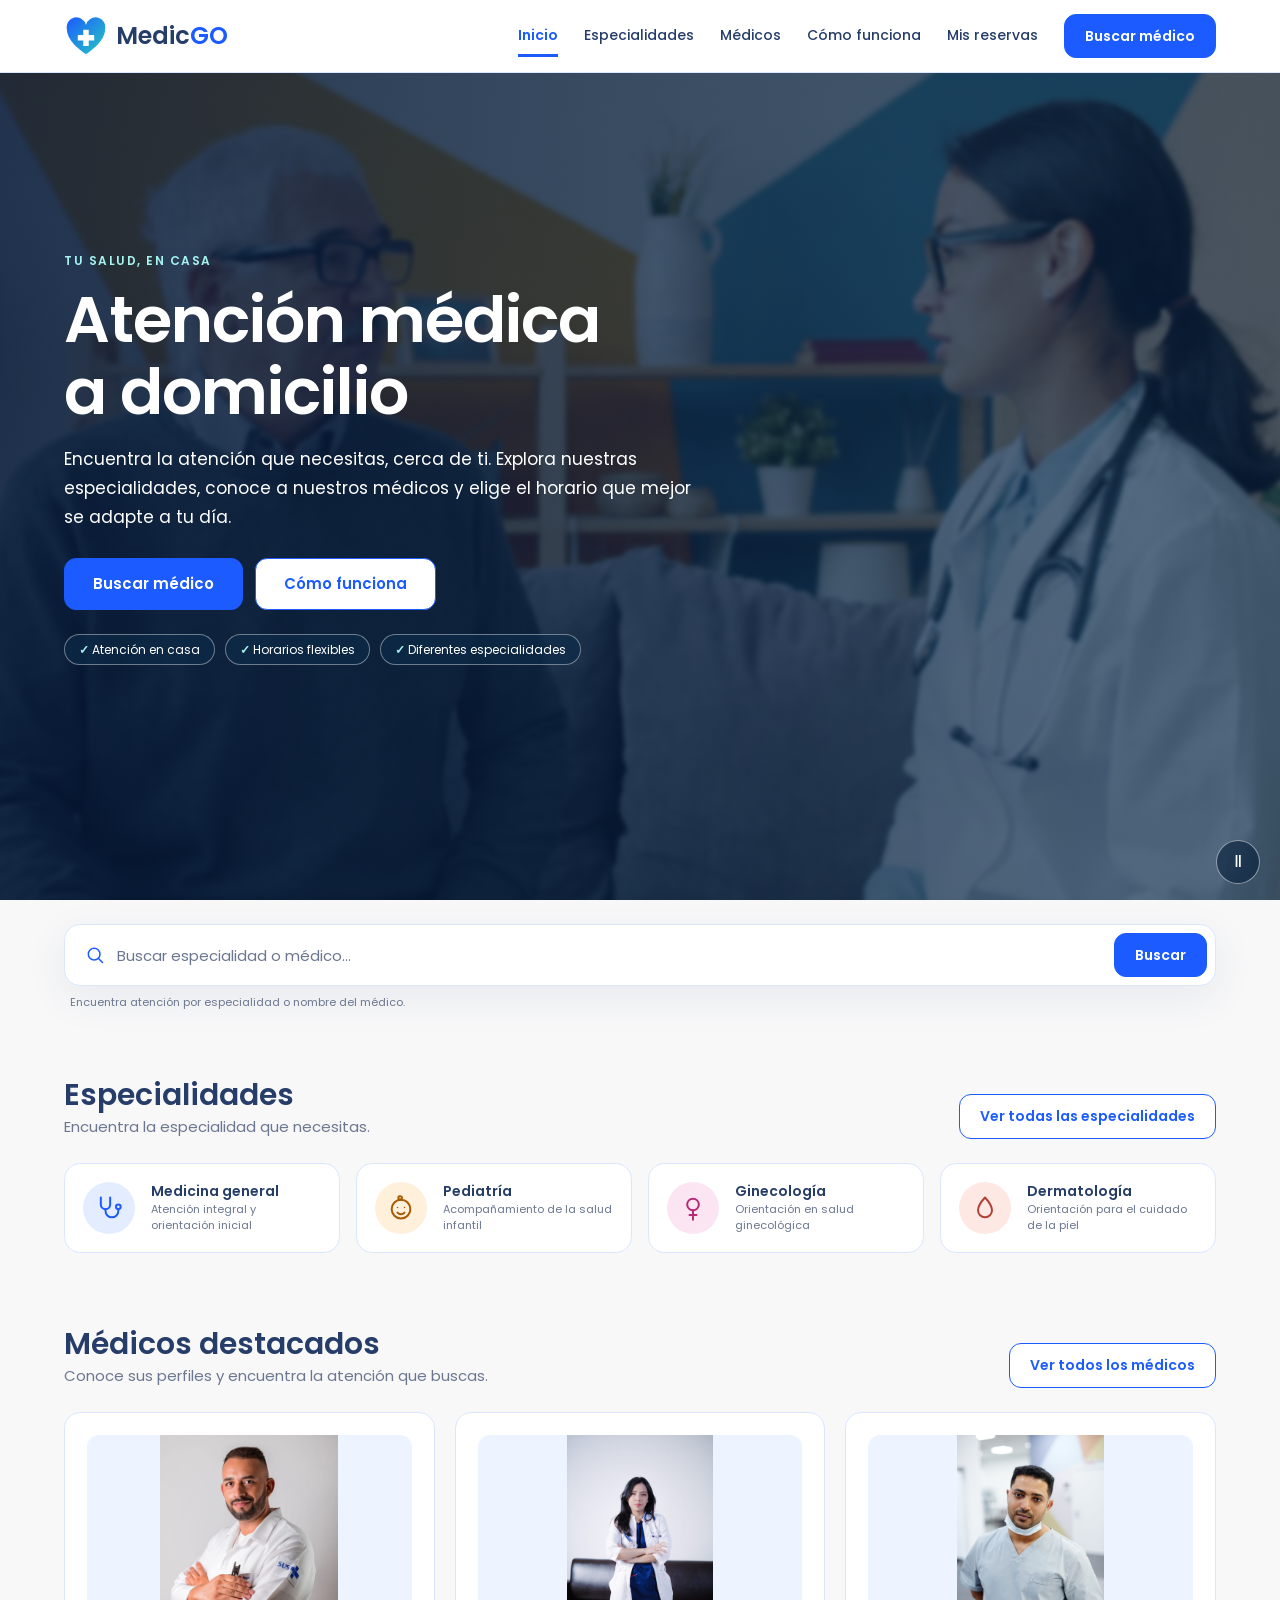
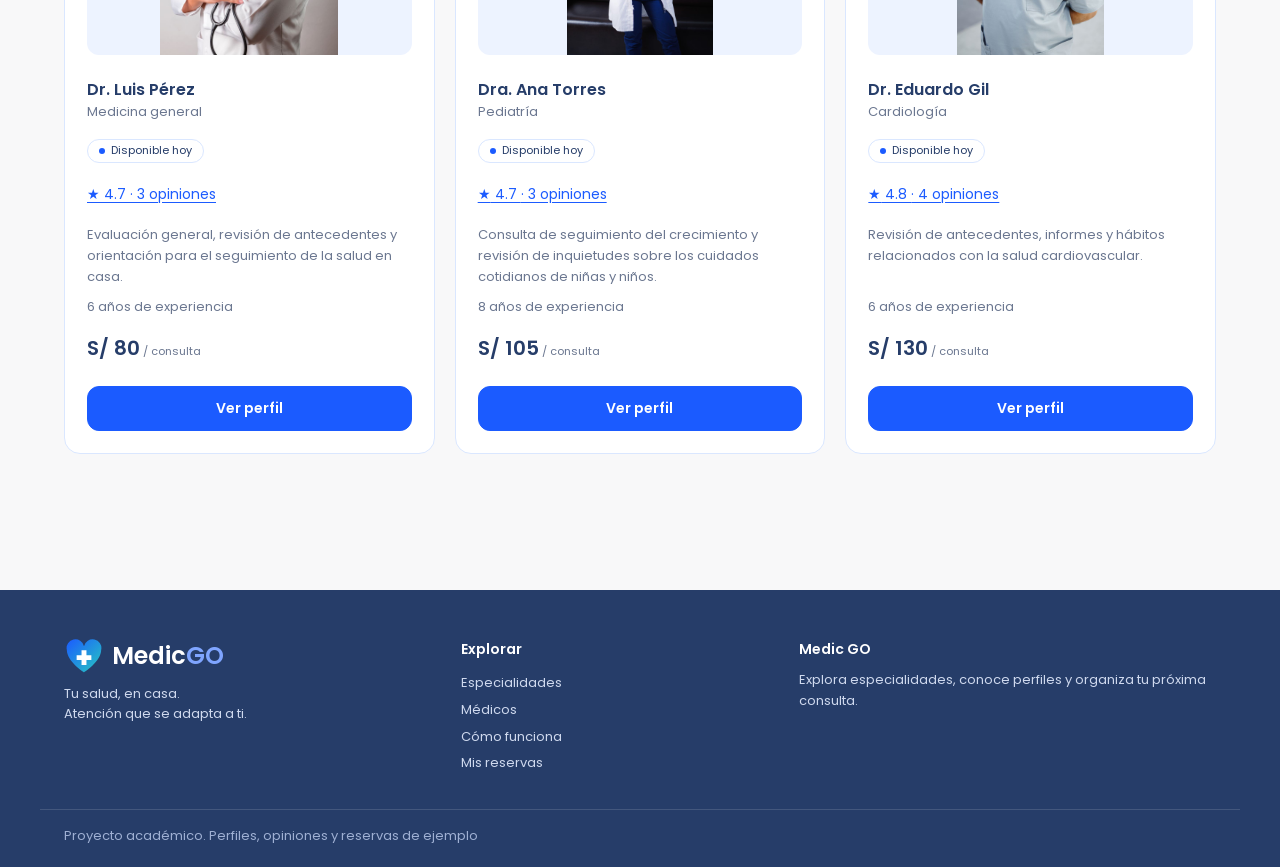
<file: index.html>
﻿<!doctype html>
<html lang="es">
<head>
  <meta charset="utf-8">
  <meta name="viewport" content="width=device-width, initial-scale=1">
  <meta name="theme-color" content="#1b5bff">
  <meta name="description" content="Medic GO: encuentra especialidades, conoce nuestros médicos y elige tu horario de atención a domicilio.">
  <title>Medic GO · Tu salud, en casa</title>
  <!-- Poppins desde Google Fonts (temporal). Si falla, se usa Arial. -->
  <link rel="preconnect" href="https://fonts.googleapis.com">
  <link rel="preconnect" href="https://fonts.gstatic.com" crossorigin>
  <link rel="stylesheet" href="https://fonts.googleapis.com/css2?family=Poppins:wght@400;500;600&display=swap">
  <link rel="stylesheet" href="css/styles.css">
  <link rel="stylesheet" href="css/hero-carousel.css?v=5">
  <script src="js/data.js" defer></script>
  <script src="js/app.js" defer></script>
  <script src="js/hero-carousel.js?v=5" defer></script>
</head>
<body>
  <!-- Identidad visual compartida del proyecto. -->
  <svg width="0" height="0" style="position:absolute" aria-hidden="true">
    <defs><linearGradient id="lg" x1="0" y1="0" x2="1" y2="1"><stop offset="0" stop-color="#1b5bff"/><stop offset="1" stop-color="#27c9c0"/></linearGradient></defs>
    <symbol id="logo" viewBox="0 0 48 44"><path d="M24 42S3 29 3 14.5A10.5 10.5 0 0 1 24 10a10.5 10.5 0 0 1 21 4.5C45 29 24 42 24 42z" fill="url(#lg)"/><path d="M21 15h6v6h6v6h-6v6h-6v-6h-6v-6h6z" fill="#fff"/></symbol>
  </svg>

  <a class="skip" href="#contenido">Saltar al contenido</a>

  <header class="site-header" id="inicio-top">
    <div class="container bar">
      <a class="brand" href="index.html" aria-label="Medic GO, ir al inicio"><svg width="44" height="40"><use href="#logo"/></svg><span>Medic<b>GO</b></span></a>
      <button class="menu-btn" id="menu-btn" aria-expanded="false" aria-controls="main-nav" aria-label="Abrir menú"><span></span><span></span><span></span></button>
      <nav class="nav" id="main-nav" aria-label="Navegación principal">
        <a aria-current="page" href="index.html">Inicio</a>
        <a href="especialidades.html">Especialidades</a>
        <a href="medicos.html">Médicos</a>
        <a href="como-funciona.html">Cómo funciona</a>
        <a href="mis-reservas.html">Mis reservas</a>

        <a class="btn" href="medicos.html">Buscar médico</a>
      </nav>
    </div>
  </header>

  <main id="contenido">    <section class="hero hero-carousel" id="inicio" aria-label="Atención médica a domicilio" aria-roledescription="carrusel">
            <div class="hero-photo-frame" id="hero-slides">
              <div class="hero-slide is-active" role="group" aria-roledescription="diapositiva" aria-label="1 de 3" aria-hidden="false">
                <img class="hero-photo" src="assets/hero-domicilio.jpg" srcset="assets/hero-domicilio-720.jpg 720w, assets/hero-domicilio.jpg 1200w" sizes="100vw" width="1200" height="675" fetchpriority="high" decoding="async" alt="Médica con bata y estetoscopio atendiendo a un adulto mayor en el sofá de su hogar">
              </div>
              <div class="hero-slide" role="group" aria-roledescription="diapositiva" aria-label="2 de 3" aria-hidden="true">
                <img class="hero-photo" src="assets/hero-pediatria.jpg" srcset="assets/hero-pediatria-720.jpg 720w, assets/hero-pediatria.jpg 1200w" sizes="100vw" width="1200" height="801" decoding="async" alt="Médica atendiendo a una niña acompañada de su madre en el sofá de su casa">
              </div>
              <div class="hero-slide hero-slide-portrait" role="group" aria-roledescription="diapositiva" aria-label="3 de 3" aria-hidden="true">
                <img class="hero-photo" src="assets/hero-chequeo.jpg" srcset="assets/hero-chequeo-480.jpg 480w, assets/hero-chequeo.jpg 800w" sizes="100vw" width="800" height="1198" decoding="async" alt="Profesional médica midiendo la presión arterial a una mujer adulta en su cama, en casa">
              </div>
            </div>
      <div class="container hero-grid">
        <div class="hero-text">
          <span class="eyebrow">Tu salud, en casa</span>
          <h1>Atención médica<br>a domicilio</h1>
          <p class="lead">Encuentra la atención que necesitas, cerca de ti. Explora nuestras especialidades, conoce a nuestros médicos y elige el horario que mejor se adapte a tu día.</p>
          <div class="actions"><a class="btn big" href="medicos.html">Buscar médico</a><a class="btn2 big" href="como-funciona.html">Cómo funciona</a></div>
          <ul class="chips"><li>Atención en casa</li><li>Horarios flexibles</li><li>Diferentes especialidades</li></ul>
        </div>
      </div>
      <div class="container hero-footer">
            <div class="hero-controls" hidden>
              <button type="button" class="hero-arrow" data-direction="-1" aria-label="Fotografía anterior" aria-controls="hero-slides">&#8592;</button>
              <div class="hero-indicators" role="group" aria-label="Elegir fotografía">
                <button type="button" aria-label="Ver fotografía 1: atención a una persona mayor" aria-current="true" aria-controls="hero-slides"><span class="hero-dot" aria-hidden="true"></span></button>
                <button type="button" aria-label="Ver fotografía 2: atención pediátrica" aria-controls="hero-slides"><span class="hero-dot" aria-hidden="true"></span></button>
                <button type="button" aria-label="Ver fotografía 3: chequeo en casa" aria-controls="hero-slides"><span class="hero-dot" aria-hidden="true"></span></button>
              </div>
              <button type="button" class="hero-arrow" data-direction="1" aria-label="Fotografía siguiente" aria-controls="hero-slides">&#8594;</button>
              <button type="button" class="hero-play" aria-label="Pausar carrusel" aria-controls="hero-slides">&#8545;</button>
            </div>
            <span class="hero-status" role="status" aria-live="off" aria-atomic="true">Fotografía 1 de 3</span>

      </div>
    </section>    <section class="container search-wrap" aria-label="Buscador">
      <form class="search" id="search-form" role="search">
        <svg width="20" height="20" viewBox="0 0 24 24" fill="none" stroke="currentColor" stroke-width="1.8" stroke-linecap="round" aria-hidden="true"><circle cx="11" cy="11" r="7"/><path d="M16.5 16.5L21 21"/></svg>
        <input id="search" type="search" placeholder="Buscar especialidad o médico…" aria-label="Buscar especialidad o médico" autocomplete="off">
        <button class="btn" type="submit">Buscar</button>
      </form>
      <p class="hint">Encuentra atención por especialidad o nombre del médico.</p>
    </section>    <section class="section container" id="especialidades">
      <div class="head"><div><h2>Especialidades</h2><p class="muted">Encuentra la especialidad que necesitas.</p></div><a class="btn2" href="especialidades.html">Ver todas las especialidades</a></div>
      <div class="tiles" id="tiles"></div>
    </section><section class="section container"><div class="head"><div><h2>Médicos destacados</h2><p class="muted">Conoce sus perfiles y encuentra la atención que buscas.</p></div><a class="btn2" href="medicos.html">Ver todos los médicos</a></div><div class="docs" id="featured-docs"></div></section></main>

  <footer class="footer">
    <div class="container foot-grid">
      <div><a class="brand light" href="index.html"><svg width="40" height="36"><use href="#logo"/></svg><span>Medic<b>GO</b></span></a><p>Tu salud, en casa.<br>Atención que se adapta a ti.</p></div>
      <div><h3>Explorar</h3><a href="especialidades.html">Especialidades</a><a href="medicos.html">Médicos</a><a href="como-funciona.html">Cómo funciona</a><a href="mis-reservas.html">Mis reservas</a></div>
      <div><h3>Medic GO</h3><p>Explora especialidades, conoce perfiles y organiza tu próxima consulta.</p></div>
    </div>
    <p class="copy container">Proyecto académico. Perfiles, opiniones y reservas de ejemplo</p>
  </footer>
  <div id="toast" role="status" aria-live="polite"></div>
</body>
</html>
</file>
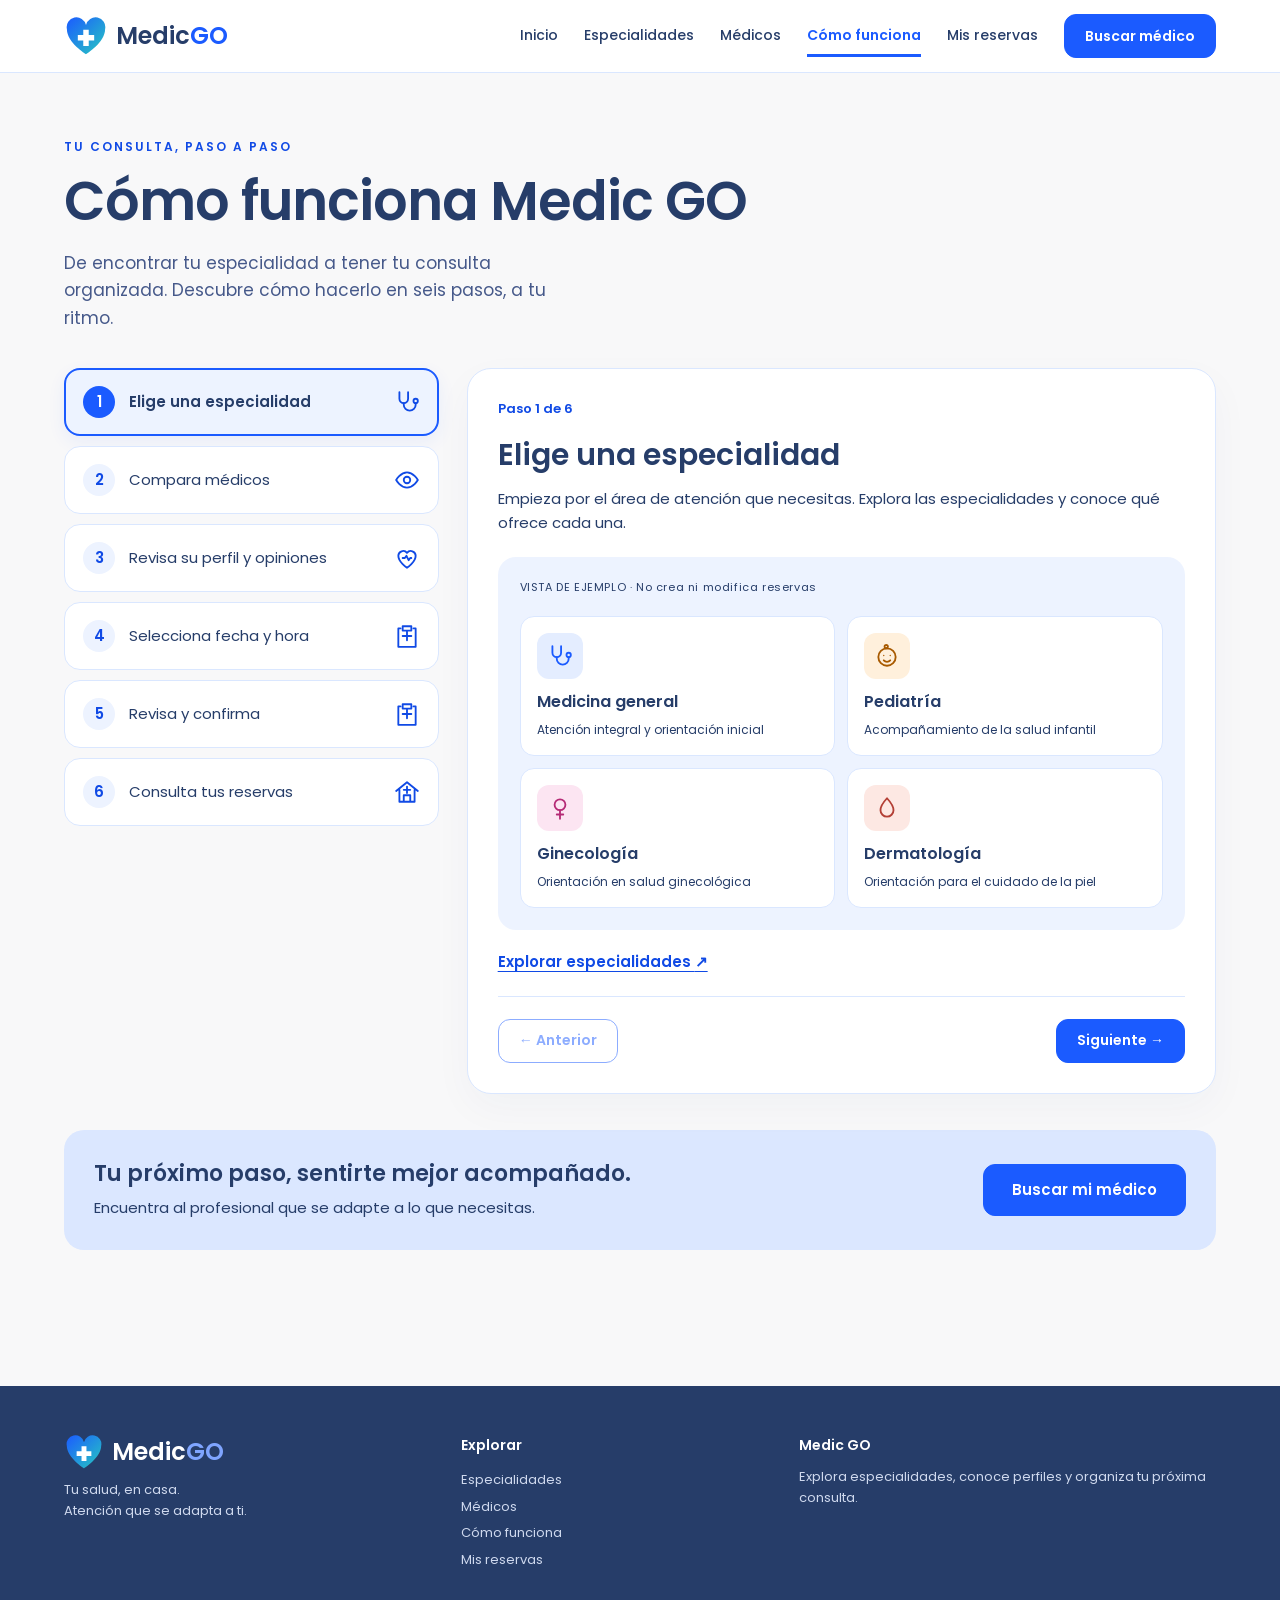
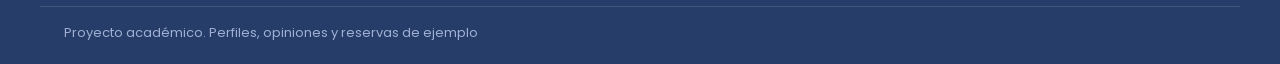
<file: como-funciona.html>
<!doctype html>
<html lang="es">
<head>
  <meta charset="utf-8">
  <meta name="viewport" content="width=device-width, initial-scale=1">
  <meta name="theme-color" content="#1b5bff">
  <meta name="description" content="Medic GO: encuentra especialidades, conoce nuestros médicos y elige tu horario de atención a domicilio.">
  <title>Medic GO · Cómo funciona</title>
  <!-- Poppins desde Google Fonts (temporal). Si falla, se usa Arial. -->
  <link rel="preconnect" href="https://fonts.googleapis.com">
  <link rel="preconnect" href="https://fonts.gstatic.com" crossorigin>
  <link rel="stylesheet" href="https://fonts.googleapis.com/css2?family=Poppins:wght@400;500;600&display=swap">
  <link rel="stylesheet" href="css/styles.css">
  <link rel="stylesheet" href="css/guia.css">
  <script src="js/data.js" defer></script>
  <script src="js/app.js" defer></script>
  <script src="js/guia.js" defer></script>
</head>
<body>
  <!-- Identidad visual compartida del proyecto. -->
  <svg width="0" height="0" style="position:absolute" aria-hidden="true">
    <defs><linearGradient id="lg" x1="0" y1="0" x2="1" y2="1"><stop offset="0" stop-color="#1b5bff"/><stop offset="1" stop-color="#27c9c0"/></linearGradient></defs>
    <symbol id="logo" viewBox="0 0 48 44"><path d="M24 42S3 29 3 14.5A10.5 10.5 0 0 1 24 10a10.5 10.5 0 0 1 21 4.5C45 29 24 42 24 42z" fill="url(#lg)"/><path d="M21 15h6v6h6v6h-6v6h-6v-6h-6v-6h6z" fill="#fff"/></symbol>
  </svg>

  <a class="skip" href="#contenido">Saltar al contenido</a>

  <header class="site-header" id="inicio-top">
    <div class="container bar">
      <a class="brand" href="index.html" aria-label="Medic GO, ir al inicio"><svg width="44" height="40"><use href="#logo"/></svg><span>Medic<b>GO</b></span></a>
      <button class="menu-btn" id="menu-btn" aria-expanded="false" aria-controls="main-nav" aria-label="Abrir menú"><span></span><span></span><span></span></button>
      <nav class="nav" id="main-nav" aria-label="Navegación principal">
        <a href="index.html">Inicio</a>
        <a href="especialidades.html">Especialidades</a>
        <a href="medicos.html">Médicos</a>
        <a aria-current="page" href="como-funciona.html">Cómo funciona</a>
        <a href="mis-reservas.html">Mis reservas</a>

        <a class="btn" href="medicos.html">Buscar médico</a>
      </nav>
    </div>
  </header>

  <main id="contenido" class="how-guide">
    <section class="section container">
      <div class="guide-intro"><span class="guide-eyebrow">TU CONSULTA, PASO A PASO</span><h1>Cómo funciona Medic GO</h1><p class="lead">De encontrar tu especialidad a tener tu consulta organizada. Descubre cómo hacerlo en seis pasos, a tu ritmo.</p></div>
      <div class="guide-layout" id="interactive-guide" hidden>
        <nav class="guide-steps" aria-label="Pasos de la guía"><ol id="guide-steps"></ol></nav>
        <div class="guide-card">
          <p class="guide-progress" id="guide-progress" role="status" aria-live="polite" aria-atomic="true">Paso 1 de 6</p>
          <div id="guide-panel" role="region" aria-labelledby="guide-title" tabindex="-1"></div>
          <div class="guide-controls"><button class="btn2" id="guide-prev" type="button">← Anterior</button><button class="btn" id="guide-next" type="button">Siguiente →</button></div>
        </div>
      </div>
      <noscript><p>Explora las <a href="especialidades.html">especialidades</a>, compara <a href="medicos.html">médicos</a>, revisa su perfil y opiniones, elige fecha y hora y confirma tu consulta. Después puedes <a href="mis-reservas.html">consultar tus reservas</a>.</p></noscript>
      <div class="guide-finish"><div><h2>Tu próximo paso, sentirte mejor acompañado.</h2><p>Encuentra al profesional que se adapte a lo que necesitas.</p></div><a class="btn big" href="medicos.html">Buscar mi médico</a></div>
    </section>
  </main>

  <footer class="footer">
    <div class="container foot-grid">
      <div><a class="brand light" href="index.html"><svg width="40" height="36"><use href="#logo"/></svg><span>Medic<b>GO</b></span></a><p>Tu salud, en casa.<br>Atención que se adapta a ti.</p></div>
      <div><h3>Explorar</h3><a href="especialidades.html">Especialidades</a><a href="medicos.html">Médicos</a><a href="como-funciona.html">Cómo funciona</a><a href="mis-reservas.html">Mis reservas</a></div>
      <div><h3>Medic GO</h3><p>Explora especialidades, conoce perfiles y organiza tu próxima consulta.</p></div>
    </div>
    <p class="copy container">Proyecto académico. Perfiles, opiniones y reservas de ejemplo</p>
  </footer>
  <div id="toast" role="status" aria-live="polite"></div>
</body>
</html>
</file>
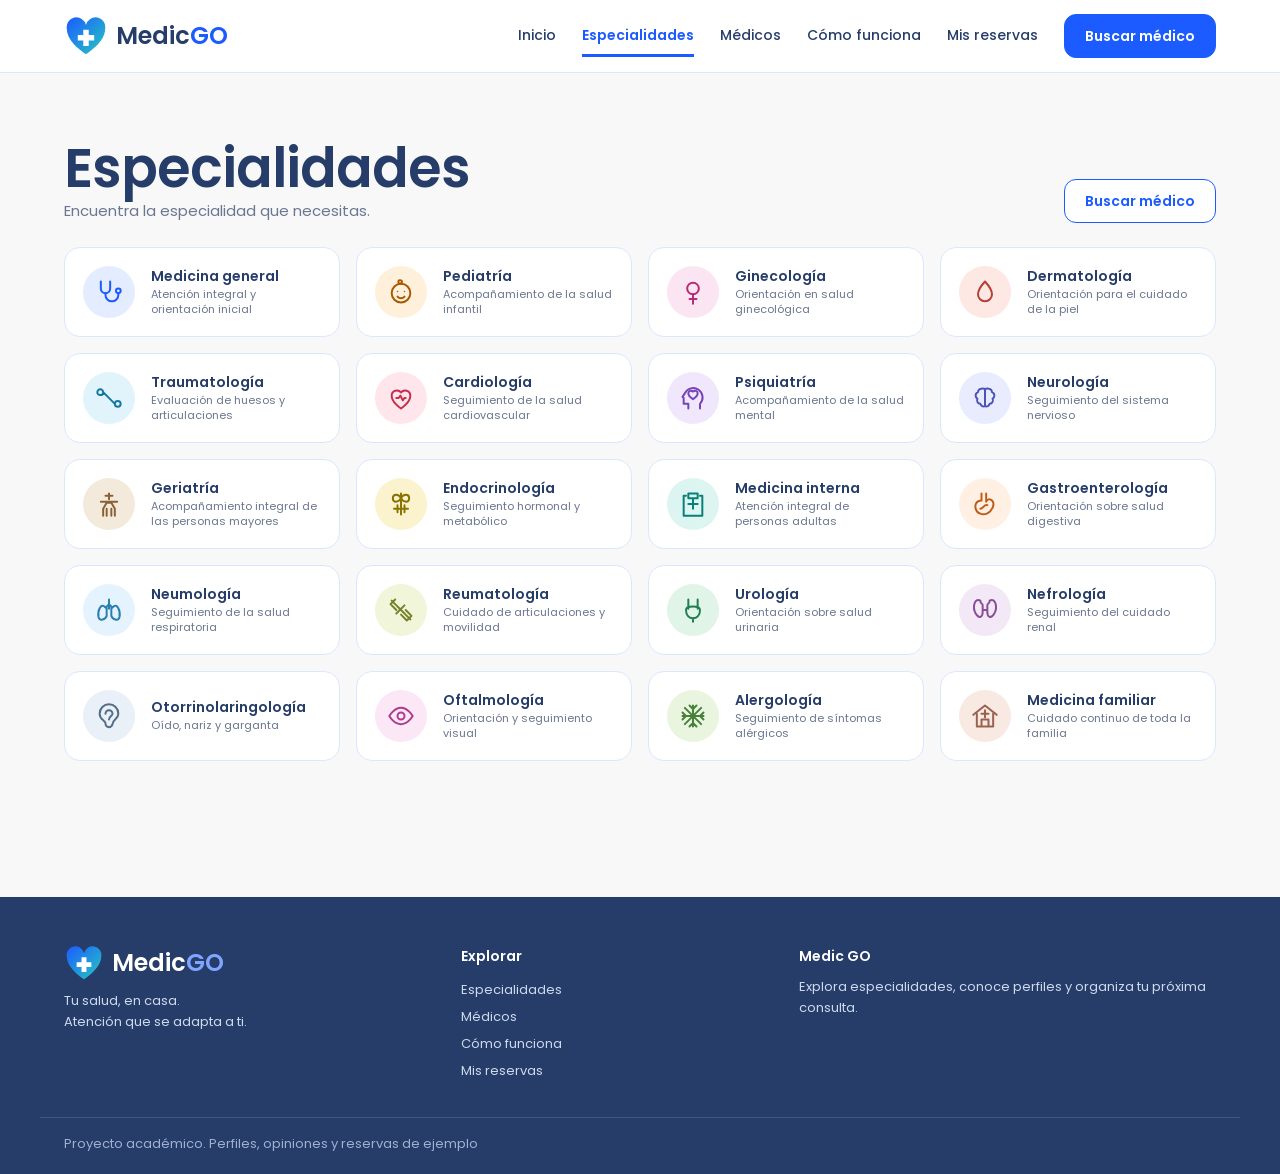
<file: especialidades.html>
<!doctype html>
<html lang="es">
<head>
  <meta charset="utf-8">
  <meta name="viewport" content="width=device-width, initial-scale=1">
  <meta name="theme-color" content="#1b5bff">
  <meta name="description" content="Medic GO: encuentra especialidades, conoce nuestros médicos y elige tu horario de atención a domicilio.">
  <title>Medic GO · Especialidades</title>
  <!-- Poppins desde Google Fonts (temporal). Si falla, se usa Arial. -->
  <link rel="preconnect" href="https://fonts.googleapis.com">
  <link rel="preconnect" href="https://fonts.gstatic.com" crossorigin>
  <link rel="stylesheet" href="https://fonts.googleapis.com/css2?family=Poppins:wght@400;500;600&display=swap">
  <link rel="stylesheet" href="css/styles.css">
  <script src="js/data.js" defer></script>
  <script src="js/app.js" defer></script>
</head>
<body>
  <!-- Identidad visual compartida del proyecto. -->
  <svg width="0" height="0" style="position:absolute" aria-hidden="true">
    <defs><linearGradient id="lg" x1="0" y1="0" x2="1" y2="1"><stop offset="0" stop-color="#1b5bff"/><stop offset="1" stop-color="#27c9c0"/></linearGradient></defs>
    <symbol id="logo" viewBox="0 0 48 44"><path d="M24 42S3 29 3 14.5A10.5 10.5 0 0 1 24 10a10.5 10.5 0 0 1 21 4.5C45 29 24 42 24 42z" fill="url(#lg)"/><path d="M21 15h6v6h6v6h-6v6h-6v-6h-6v-6h6z" fill="#fff"/></symbol>
  </svg>

  <a class="skip" href="#contenido">Saltar al contenido</a>

  <header class="site-header" id="inicio-top">
    <div class="container bar">
      <a class="brand" href="index.html" aria-label="Medic GO, ir al inicio"><svg width="44" height="40"><use href="#logo"/></svg><span>Medic<b>GO</b></span></a>
      <button class="menu-btn" id="menu-btn" aria-expanded="false" aria-controls="main-nav" aria-label="Abrir menú"><span></span><span></span><span></span></button>
      <nav class="nav" id="main-nav" aria-label="Navegación principal">
        <a href="index.html">Inicio</a>
        <a aria-current="page" href="especialidades.html">Especialidades</a>
        <a href="medicos.html">Médicos</a>
        <a href="como-funciona.html">Cómo funciona</a>
        <a href="mis-reservas.html">Mis reservas</a>

        <a class="btn" href="medicos.html">Buscar médico</a>
      </nav>
    </div>
  </header>

  <main id="contenido">    <section class="section container" id="especialidades">
      <div class="head"><div><h1>Especialidades</h1><p class="muted">Encuentra la especialidad que necesitas.</p></div><a class="btn2" href="medicos.html">Buscar médico</a></div>
      <div class="tiles" id="tiles"></div>
    </section></main>

  <footer class="footer">
    <div class="container foot-grid">
      <div><a class="brand light" href="index.html"><svg width="40" height="36"><use href="#logo"/></svg><span>Medic<b>GO</b></span></a><p>Tu salud, en casa.<br>Atención que se adapta a ti.</p></div>
      <div><h3>Explorar</h3><a href="especialidades.html">Especialidades</a><a href="medicos.html">Médicos</a><a href="como-funciona.html">Cómo funciona</a><a href="mis-reservas.html">Mis reservas</a></div>
      <div><h3>Medic GO</h3><p>Explora especialidades, conoce perfiles y organiza tu próxima consulta.</p></div>
    </div>
    <p class="copy container">Proyecto académico. Perfiles, opiniones y reservas de ejemplo</p>
  </footer>
  <div id="toast" role="status" aria-live="polite"></div>
</body>
</html>
</file>
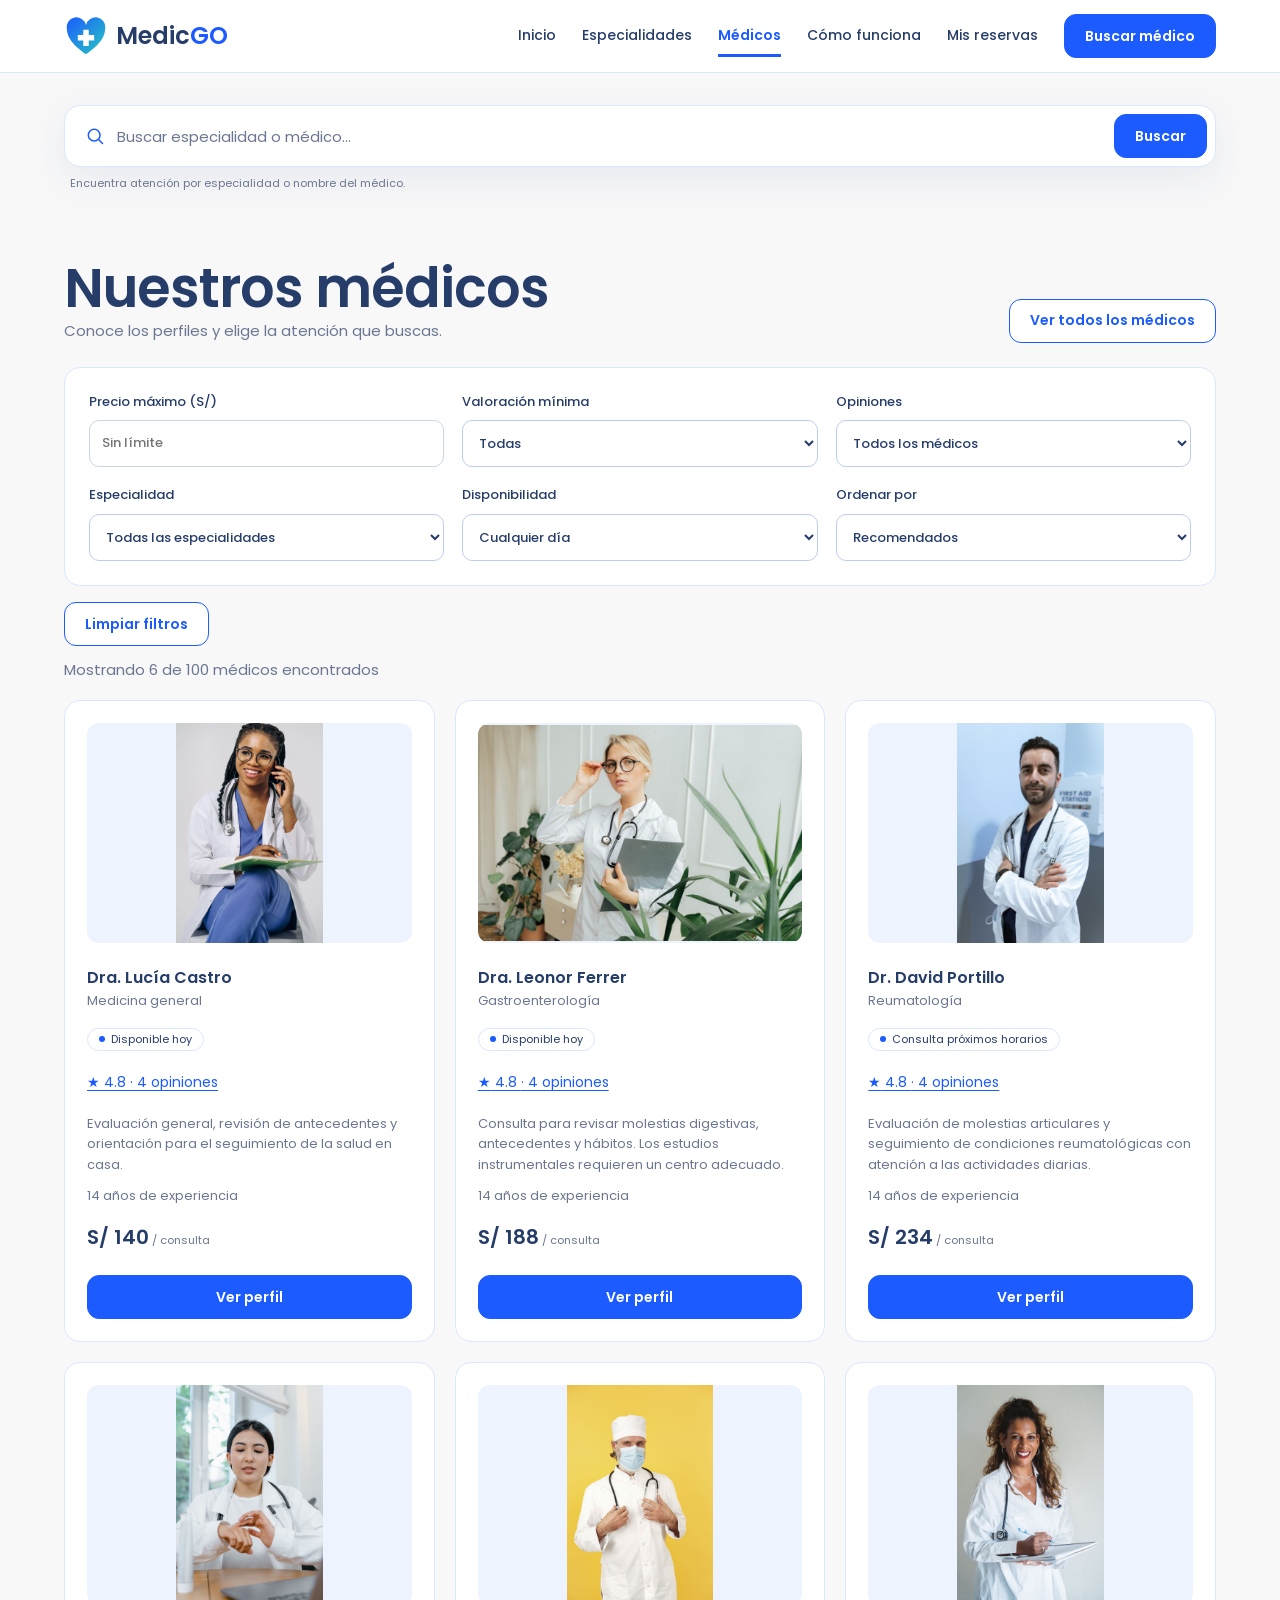
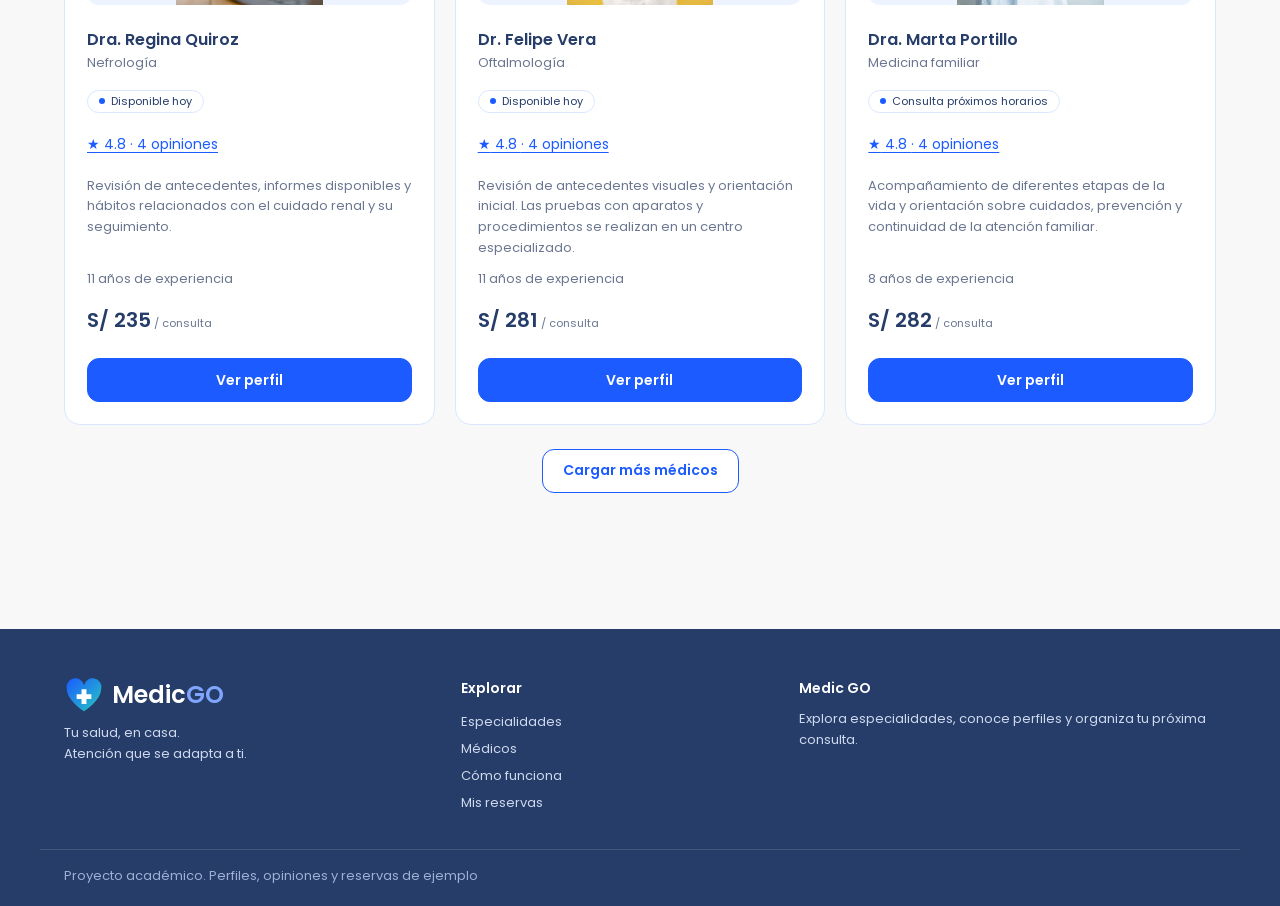
<file: medicos.html>
<!doctype html>
<html lang="es">
<head>
  <meta charset="utf-8">
  <meta name="viewport" content="width=device-width, initial-scale=1">
  <meta name="theme-color" content="#1b5bff">
  <meta name="description" content="Medic GO: encuentra especialidades, conoce nuestros médicos y elige tu horario de atención a domicilio.">
  <title>Medic GO · Médicos</title>
  <!-- Poppins desde Google Fonts (temporal). Si falla, se usa Arial. -->
  <link rel="preconnect" href="https://fonts.googleapis.com">
  <link rel="preconnect" href="https://fonts.gstatic.com" crossorigin>
  <link rel="stylesheet" href="https://fonts.googleapis.com/css2?family=Poppins:wght@400;500;600&display=swap">
  <link rel="stylesheet" href="css/styles.css">
  <script src="js/data.js" defer></script>
  <script src="js/app.js" defer></script>
</head>
<body>
  <!-- Identidad visual compartida del proyecto. -->
  <svg width="0" height="0" style="position:absolute" aria-hidden="true">
    <defs><linearGradient id="lg" x1="0" y1="0" x2="1" y2="1"><stop offset="0" stop-color="#1b5bff"/><stop offset="1" stop-color="#27c9c0"/></linearGradient></defs>
    <symbol id="logo" viewBox="0 0 48 44"><path d="M24 42S3 29 3 14.5A10.5 10.5 0 0 1 24 10a10.5 10.5 0 0 1 21 4.5C45 29 24 42 24 42z" fill="url(#lg)"/><path d="M21 15h6v6h6v6h-6v6h-6v-6h-6v-6h6z" fill="#fff"/></symbol>
  </svg>

  <a class="skip" href="#contenido">Saltar al contenido</a>

  <header class="site-header" id="inicio-top">
    <div class="container bar">
      <a class="brand" href="index.html" aria-label="Medic GO, ir al inicio"><svg width="44" height="40"><use href="#logo"/></svg><span>Medic<b>GO</b></span></a>
      <button class="menu-btn" id="menu-btn" aria-expanded="false" aria-controls="main-nav" aria-label="Abrir menú"><span></span><span></span><span></span></button>
      <nav class="nav" id="main-nav" aria-label="Navegación principal">
        <a href="index.html">Inicio</a>
        <a href="especialidades.html">Especialidades</a>
        <a aria-current="page" href="medicos.html">Médicos</a>
        <a href="como-funciona.html">Cómo funciona</a>
        <a href="mis-reservas.html">Mis reservas</a>

        <a class="btn" href="medicos.html">Buscar médico</a>
      </nav>
    </div>
  </header>

  <main id="contenido">    <section class="container search-wrap" aria-label="Buscador">
      <form class="search" id="search-form" role="search">
        <svg width="20" height="20" viewBox="0 0 24 24" fill="none" stroke="currentColor" stroke-width="1.8" stroke-linecap="round" aria-hidden="true"><circle cx="11" cy="11" r="7"/><path d="M16.5 16.5L21 21"/></svg>
        <input id="search" type="search" placeholder="Buscar especialidad o médico…" aria-label="Buscar especialidad o médico" autocomplete="off">
        <button class="btn" type="submit">Buscar</button>
      </form>
      <p class="hint">Encuentra atención por especialidad o nombre del médico.</p>
    </section>    <section class="section container" id="medicos">
      <div class="head"><div><h1 id="doctors-title" tabindex="-1">Nuestros médicos</h1><p class="muted">Conoce los perfiles y elige la atención que buscas.</p></div><button class="btn2" id="reset-filters" type="button">Ver todos los médicos</button></div>
      <div class="filters"><label>Precio máximo (S/)<input id="price" type="number" min="0" step="1" placeholder="Sin límite"></label><label>Valoración mínima<select id="rating"><option value="">Todas</option><option value="4">4 o más</option><option value="4.5">4.5 o más</option><option value="5">5 estrellas</option></select></label><label>Opiniones<select id="reviews-filter"><option value="">Todos los médicos</option><option value="rated">Con opiniones</option><option value="none">Médicos sin opiniones</option></select></label><label>Especialidad<select id="specialty"><option value="">Todas las especialidades</option></select></label><label>Disponibilidad<select id="availability"><option value="">Cualquier día</option><option value="today">Hoy</option><option value="tomorrow">Mañana</option></select></label><label>Ordenar por<select id="sort"><option value="recommended">Recomendados</option><option value="low">Menor precio</option><option value="high">Mayor precio</option><option value="rating">Médicos mejor valorados</option></select></label></div>
      <button class="btn2" id="clear-filters" type="button" data-clear-filters>Limpiar filtros</button>
      <p id="result-count" class="muted" role="status"></p><div class="docs" id="docs"></div><button class="btn2 load-more" id="load-more" type="button">Cargar más médicos</button>
      <div class="empty" id="no-doc" hidden><p>No encontramos médicos con esos criterios. Prueba otro nombre o especialidad, cambia la disponibilidad o limpia los filtros.</p><button class="btn2" type="button" data-clear-filters>Limpiar filtros y ver médicos</button></div>
    </section></main>

  <footer class="footer">
    <div class="container foot-grid">
      <div><a class="brand light" href="index.html"><svg width="40" height="36"><use href="#logo"/></svg><span>Medic<b>GO</b></span></a><p>Tu salud, en casa.<br>Atención que se adapta a ti.</p></div>
      <div><h3>Explorar</h3><a href="especialidades.html">Especialidades</a><a href="medicos.html">Médicos</a><a href="como-funciona.html">Cómo funciona</a><a href="mis-reservas.html">Mis reservas</a></div>
      <div><h3>Medic GO</h3><p>Explora especialidades, conoce perfiles y organiza tu próxima consulta.</p></div>
    </div>
    <p class="copy container">Proyecto académico. Perfiles, opiniones y reservas de ejemplo</p>
  </footer>
  <div id="toast" role="status" aria-live="polite"></div>
</body>
</html>
</file>
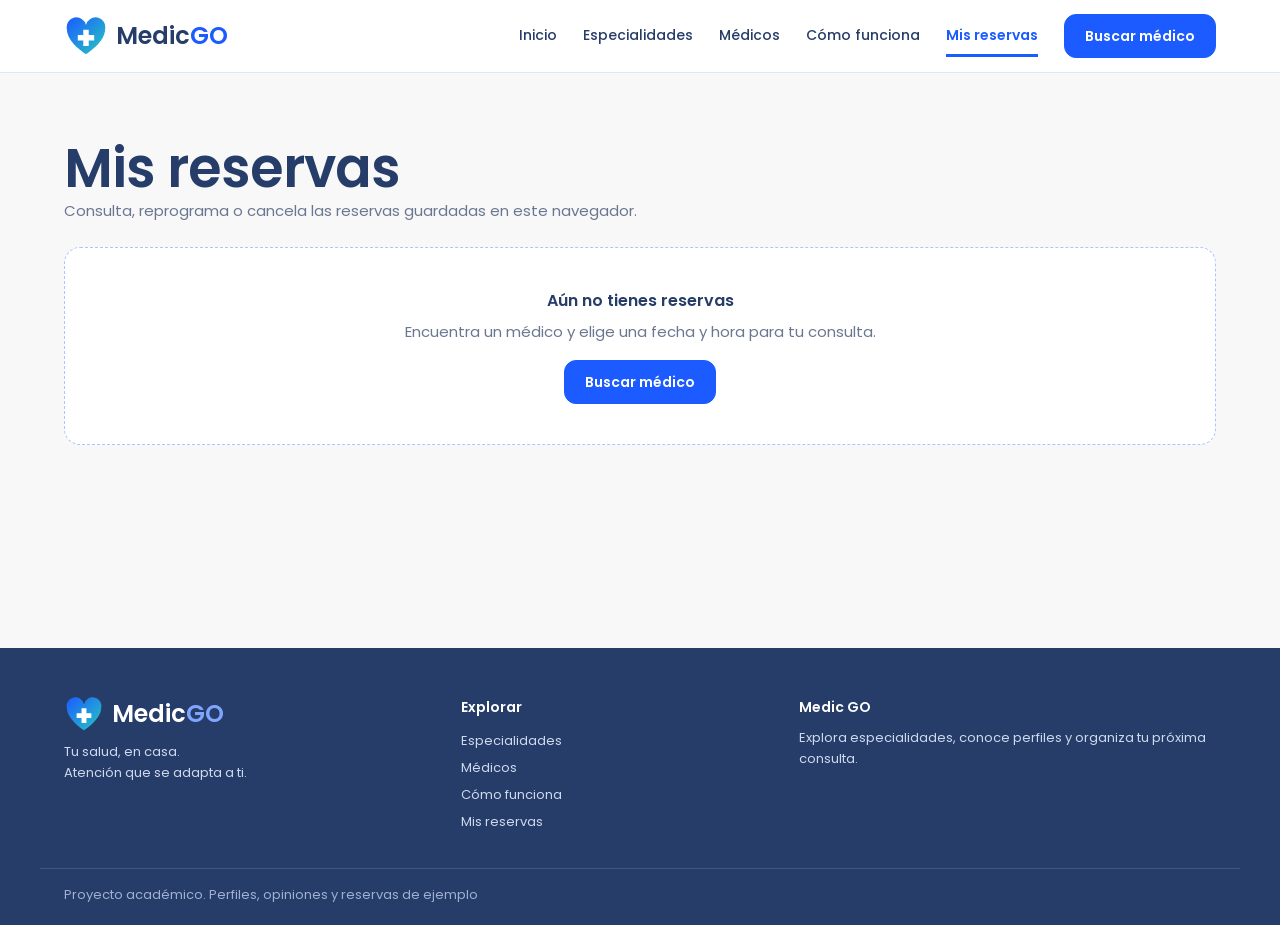
<file: mis-reservas.html>
<!doctype html>
<html lang="es">
<head>
  <meta charset="utf-8">
  <meta name="viewport" content="width=device-width, initial-scale=1">
  <meta name="theme-color" content="#1b5bff">
  <meta name="description" content="Medic GO: encuentra especialidades, conoce nuestros médicos y elige tu horario de atención a domicilio.">
  <title>Medic GO · Mis reservas</title>
  <!-- Poppins desde Google Fonts (temporal). Si falla, se usa Arial. -->
  <link rel="preconnect" href="https://fonts.googleapis.com">
  <link rel="preconnect" href="https://fonts.gstatic.com" crossorigin>
  <link rel="stylesheet" href="https://fonts.googleapis.com/css2?family=Poppins:wght@400;500;600&display=swap">
  <link rel="stylesheet" href="css/styles.css">
  <script src="js/data.js" defer></script>
  <script src="js/app.js" defer></script>
</head>
<body>
  <!-- Identidad visual compartida del proyecto. -->
  <svg width="0" height="0" style="position:absolute" aria-hidden="true">
    <defs><linearGradient id="lg" x1="0" y1="0" x2="1" y2="1"><stop offset="0" stop-color="#1b5bff"/><stop offset="1" stop-color="#27c9c0"/></linearGradient></defs>
    <symbol id="logo" viewBox="0 0 48 44"><path d="M24 42S3 29 3 14.5A10.5 10.5 0 0 1 24 10a10.5 10.5 0 0 1 21 4.5C45 29 24 42 24 42z" fill="url(#lg)"/><path d="M21 15h6v6h6v6h-6v6h-6v-6h-6v-6h6z" fill="#fff"/></symbol>
  </svg>

  <a class="skip" href="#contenido">Saltar al contenido</a>

  <header class="site-header" id="inicio-top">
    <div class="container bar">
      <a class="brand" href="index.html" aria-label="Medic GO, ir al inicio"><svg width="44" height="40"><use href="#logo"/></svg><span>Medic<b>GO</b></span></a>
      <button class="menu-btn" id="menu-btn" aria-expanded="false" aria-controls="main-nav" aria-label="Abrir menú"><span></span><span></span><span></span></button>
      <nav class="nav" id="main-nav" aria-label="Navegación principal">
        <a href="index.html">Inicio</a>
        <a href="especialidades.html">Especialidades</a>
        <a href="medicos.html">Médicos</a>
        <a href="como-funciona.html">Cómo funciona</a>
        <a aria-current="page" href="mis-reservas.html">Mis reservas</a>

        <a class="btn" href="medicos.html">Buscar médico</a>
      </nav>
    </div>
  </header>

  <main id="contenido">    <section class="section container" id="mis-reservas">
      <div class="head"><div><h1 id="bookings-title" tabindex="-1">Mis reservas</h1><p class="muted">Consulta, reprograma o cancela las reservas guardadas en este navegador.</p></div><button class="btn2" id="clear" type="button" hidden>Borrar mis reservas</button></div>
      <div id="bookings"></div>
    </section></main>

  <footer class="footer">
    <div class="container foot-grid">
      <div><a class="brand light" href="index.html"><svg width="40" height="36"><use href="#logo"/></svg><span>Medic<b>GO</b></span></a><p>Tu salud, en casa.<br>Atención que se adapta a ti.</p></div>
      <div><h3>Explorar</h3><a href="especialidades.html">Especialidades</a><a href="medicos.html">Médicos</a><a href="como-funciona.html">Cómo funciona</a><a href="mis-reservas.html">Mis reservas</a></div>
      <div><h3>Medic GO</h3><p>Explora especialidades, conoce perfiles y organiza tu próxima consulta.</p></div>
    </div>
    <p class="copy container">Proyecto académico. Perfiles, opiniones y reservas de ejemplo</p>
  </footer>
  <div id="toast" role="status" aria-live="polite"></div>
</body>
</html>
</file>
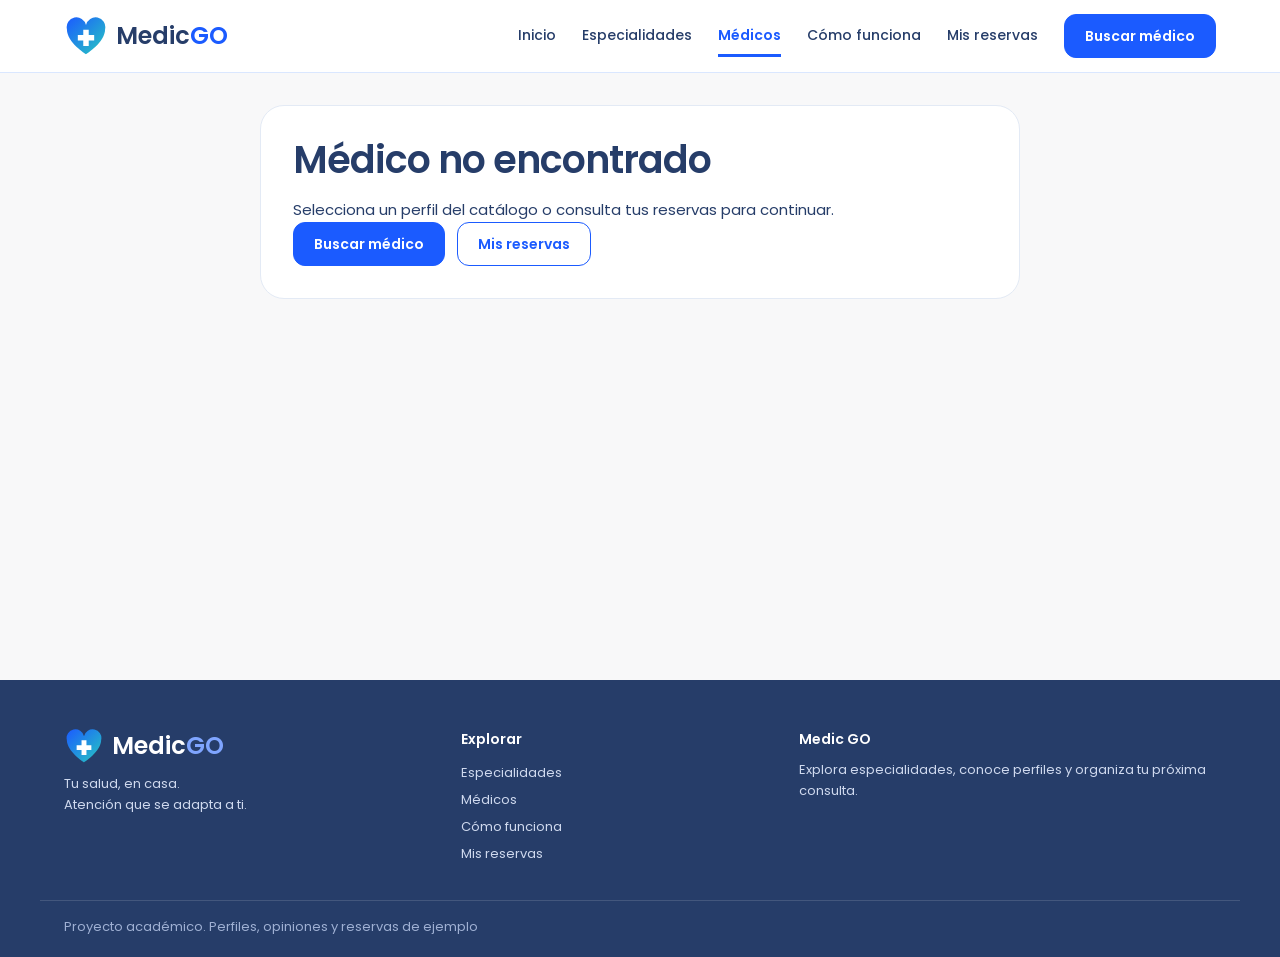
<file: perfil.html>
<!doctype html>
<html lang="es">
<head>
  <meta charset="utf-8">
  <meta name="viewport" content="width=device-width, initial-scale=1">
  <meta name="theme-color" content="#1b5bff">
  <meta name="description" content="Medic GO: encuentra especialidades, conoce nuestros médicos y elige tu horario de atención a domicilio.">
  <title>Medic GO · Perfil médico</title>
  <!-- Poppins desde Google Fonts (temporal). Si falla, se usa Arial. -->
  <link rel="preconnect" href="https://fonts.googleapis.com">
  <link rel="preconnect" href="https://fonts.gstatic.com" crossorigin>
  <link rel="stylesheet" href="https://fonts.googleapis.com/css2?family=Poppins:wght@400;500;600&display=swap">
  <link rel="stylesheet" href="css/styles.css">
  <script src="js/data.js" defer></script>
  <script src="js/app.js" defer></script>
</head>
<body>
  <!-- Identidad visual compartida del proyecto. -->
  <svg width="0" height="0" style="position:absolute" aria-hidden="true">
    <defs><linearGradient id="lg" x1="0" y1="0" x2="1" y2="1"><stop offset="0" stop-color="#1b5bff"/><stop offset="1" stop-color="#27c9c0"/></linearGradient></defs>
    <symbol id="logo" viewBox="0 0 48 44"><path d="M24 42S3 29 3 14.5A10.5 10.5 0 0 1 24 10a10.5 10.5 0 0 1 21 4.5C45 29 24 42 24 42z" fill="url(#lg)"/><path d="M21 15h6v6h6v6h-6v6h-6v-6h-6v-6h6z" fill="#fff"/></symbol>
  </svg>

  <a class="skip" href="#contenido">Saltar al contenido</a>

  <header class="site-header" id="inicio-top">
    <div class="container bar">
      <a class="brand" href="index.html" aria-label="Medic GO, ir al inicio"><svg width="44" height="40"><use href="#logo"/></svg><span>Medic<b>GO</b></span></a>
      <button class="menu-btn" id="menu-btn" aria-expanded="false" aria-controls="main-nav" aria-label="Abrir menú"><span></span><span></span><span></span></button>
      <nav class="nav" id="main-nav" aria-label="Navegación principal">
        <a href="index.html">Inicio</a>
        <a href="especialidades.html">Especialidades</a>
        <a aria-current="page" href="medicos.html">Médicos</a>
        <a href="como-funciona.html">Cómo funciona</a>
        <a href="mis-reservas.html">Mis reservas</a>

        <a class="btn" href="medicos.html">Buscar médico</a>
      </nav>
    </div>
  </header>

  <main id="contenido"><section class="section container detail-page" id="profile-content"></section></main>

  <footer class="footer">
    <div class="container foot-grid">
      <div><a class="brand light" href="index.html"><svg width="40" height="36"><use href="#logo"/></svg><span>Medic<b>GO</b></span></a><p>Tu salud, en casa.<br>Atención que se adapta a ti.</p></div>
      <div><h3>Explorar</h3><a href="especialidades.html">Especialidades</a><a href="medicos.html">Médicos</a><a href="como-funciona.html">Cómo funciona</a><a href="mis-reservas.html">Mis reservas</a></div>
      <div><h3>Medic GO</h3><p>Explora especialidades, conoce perfiles y organiza tu próxima consulta.</p></div>
    </div>
    <p class="copy container">Proyecto académico. Perfiles, opiniones y reservas de ejemplo</p>
  </footer>
  <div id="toast" role="status" aria-live="polite"></div>
</body>
</html>
</file>
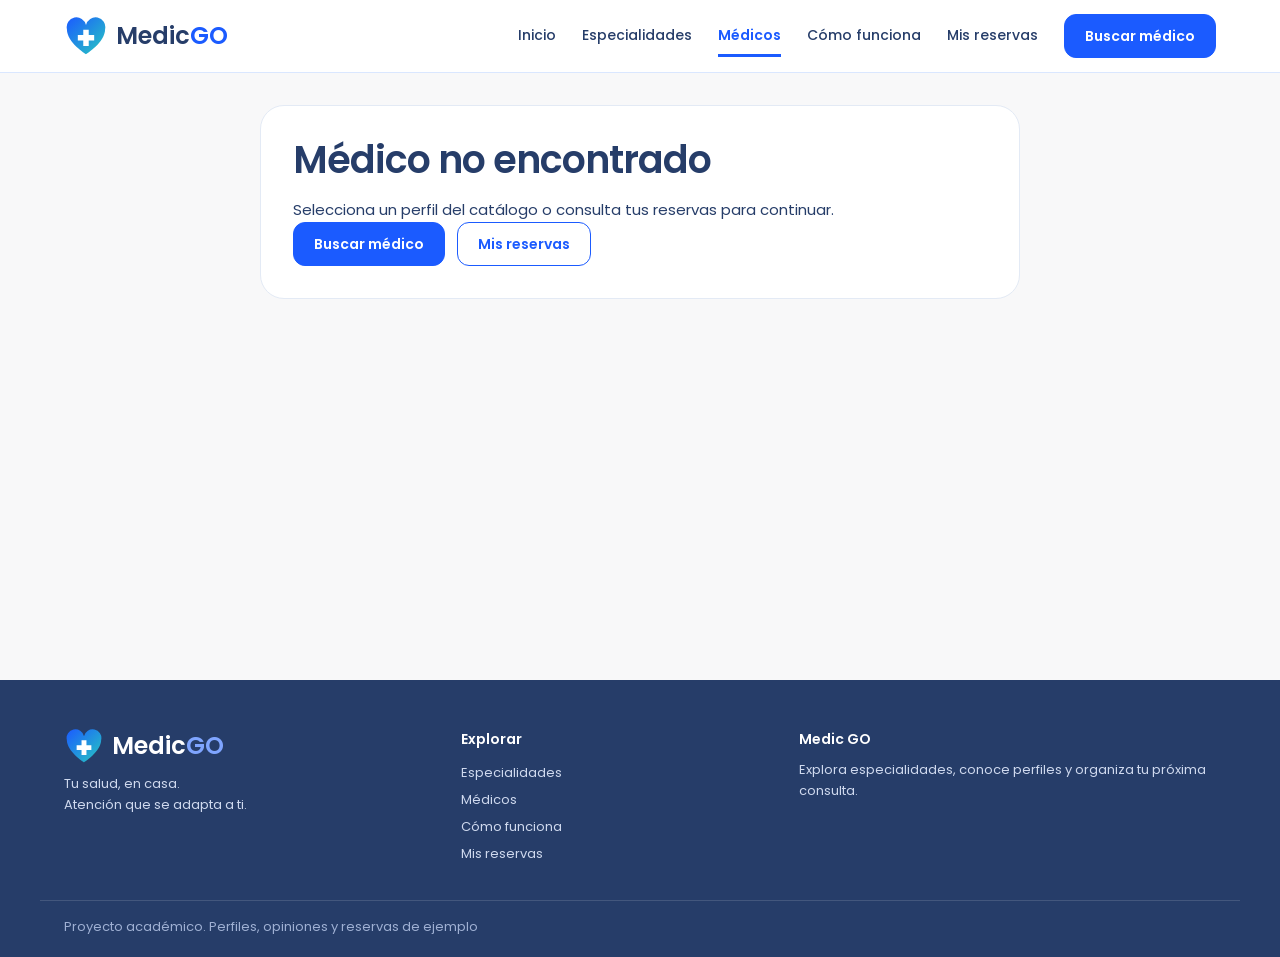
<file: reserva.html>
<!doctype html>
<html lang="es">
<head>
  <meta charset="utf-8">
  <meta name="viewport" content="width=device-width, initial-scale=1">
  <meta name="theme-color" content="#1b5bff">
  <meta name="description" content="Medic GO: encuentra especialidades, conoce nuestros médicos y elige tu horario de atención a domicilio.">
  <title>Medic GO · Reserva</title>
  <!-- Poppins desde Google Fonts (temporal). Si falla, se usa Arial. -->
  <link rel="preconnect" href="https://fonts.googleapis.com">
  <link rel="preconnect" href="https://fonts.gstatic.com" crossorigin>
  <link rel="stylesheet" href="https://fonts.googleapis.com/css2?family=Poppins:wght@400;500;600&display=swap">
  <link rel="stylesheet" href="css/styles.css">
  <script src="js/data.js" defer></script>
  <script src="js/app.js" defer></script>
</head>
<body>
  <!-- Identidad visual compartida del proyecto. -->
  <svg width="0" height="0" style="position:absolute" aria-hidden="true">
    <defs><linearGradient id="lg" x1="0" y1="0" x2="1" y2="1"><stop offset="0" stop-color="#1b5bff"/><stop offset="1" stop-color="#27c9c0"/></linearGradient></defs>
    <symbol id="logo" viewBox="0 0 48 44"><path d="M24 42S3 29 3 14.5A10.5 10.5 0 0 1 24 10a10.5 10.5 0 0 1 21 4.5C45 29 24 42 24 42z" fill="url(#lg)"/><path d="M21 15h6v6h6v6h-6v6h-6v-6h-6v-6h6z" fill="#fff"/></symbol>
  </svg>

  <a class="skip" href="#contenido">Saltar al contenido</a>

  <header class="site-header" id="inicio-top">
    <div class="container bar">
      <a class="brand" href="index.html" aria-label="Medic GO, ir al inicio"><svg width="44" height="40"><use href="#logo"/></svg><span>Medic<b>GO</b></span></a>
      <button class="menu-btn" id="menu-btn" aria-expanded="false" aria-controls="main-nav" aria-label="Abrir menú"><span></span><span></span><span></span></button>
      <nav class="nav" id="main-nav" aria-label="Navegación principal">
        <a href="index.html">Inicio</a>
        <a href="especialidades.html">Especialidades</a>
        <a aria-current="page" href="medicos.html">Médicos</a>
        <a href="como-funciona.html">Cómo funciona</a>
        <a href="mis-reservas.html">Mis reservas</a>

        <a class="btn" href="medicos.html">Buscar médico</a>
      </nav>
    </div>
  </header>

  <main id="contenido"><section class="section container detail-page" id="reserve-content"></section></main>

  <footer class="footer">
    <div class="container foot-grid">
      <div><a class="brand light" href="index.html"><svg width="40" height="36"><use href="#logo"/></svg><span>Medic<b>GO</b></span></a><p>Tu salud, en casa.<br>Atención que se adapta a ti.</p></div>
      <div><h3>Explorar</h3><a href="especialidades.html">Especialidades</a><a href="medicos.html">Médicos</a><a href="como-funciona.html">Cómo funciona</a><a href="mis-reservas.html">Mis reservas</a></div>
      <div><h3>Medic GO</h3><p>Explora especialidades, conoce perfiles y organiza tu próxima consulta.</p></div>
    </div>
    <p class="copy container">Proyecto académico. Perfiles, opiniones y reservas de ejemplo</p>
  </footer>
  <div id="toast" role="status" aria-live="polite"></div>
</body>
</html>
</file>
<file: css/styles.css>
/* COLORES Y CONFIGURACIÓN */
:root {
  --blue: #1b5bff;
  --blue-d: #104ae5;
  --navy: #263d69;
  --hero: #dbe7ff;
  --soft: #edf3ff;
  --bg: #f8f8f9;
  --gray: #6b7790;
  --line: #dae7ff;
  --sand: #fff3d6;
  --r: 16px;
  --max: 1200px;
}

* {
  box-sizing: border-box;
}

[hidden] {
  display: none !important;
}

html {
  scroll-behavior: smooth;
  scroll-padding-top: 90px;
}

body {
  margin: 0;
  font-family: Poppins, Arial, sans-serif;
  font-size: 15px;
  line-height: 1.6;
  color: var(--navy);
  background: var(--bg);
}

h1, h2, h3, p, ul, ol {
  margin: 0;
}

ul, ol {
  padding: 0;
  list-style: none;
}

h1 {
  font-size: clamp(32px, 4.6vw, 54px);
  line-height: 1.15;
  font-weight: 600;
  letter-spacing: -1px;
}

h2 {
  font-size: clamp(22px, 2.6vw, 30px);
  line-height: 1.3;
  font-weight: 600;
}

h3 {
  font-size: 16px;
  font-weight: 600;
}

a {
  color: inherit;
}

button, input, select {
  font-family: inherit;
}

.muted {
  color: var(--gray);
}

:focus-visible {
  outline: 3px solid #91b1ff;
  outline-offset: 3px;
}

.container {
  width: 100%;
  max-width: var(--max);
  margin: 0 auto;
  padding: 0 24px;
}

.skip {
  position: absolute;
  left: -999px;
  top: 8px;
  background: white;
  padding: 8px 14px;
  border-radius: 8px;
  z-index: 100;
}

.skip:focus {
  left: 8px;
}

/* BOTONES */
.btn, .btn2 {
  display: inline-flex;
  align-items: center;
  justify-content: center;
  gap: 8px;
  min-height: 44px;
  padding: 10px 20px;
  border-radius: 12px;
  font-size: 14px;
  font-weight: 600;
  text-decoration: none;
  cursor: pointer;
  border: 1px solid var(--blue);
  transition: background .2s, transform .2s;
}

.btn {
  background: var(--blue);
  color: white;
}

.btn:hover {
  background: var(--blue-d);
  transform: translateY(-1px);
}

.btn2 {
  background: white;
  color: var(--blue);
}

.btn2:hover {
  background: var(--soft);
}

.big {
  min-height: 52px;
  padding: 12px 28px;
  font-size: 15px;
}

.full {
  width: 100%;
  margin-top: 20px;
}

/* ENCABEZADO */
.site-header {
  position: sticky;
  top: 0;
  z-index: 50;
  background: #ffffffee;
  backdrop-filter: blur(10px);
  border-bottom: 1px solid var(--line);
}

.bar {
  display: flex;
  align-items: center;
  justify-content: space-between;
  gap: 20px;
  min-height: 72px;
}

.brand {
  display: flex;
  align-items: center;
  gap: 8px;
  text-decoration: none;
  font-size: 24px;
  font-weight: 600;
  line-height: 1;
}

.brand b {
  color: var(--blue);
  font-weight: 600;
}

.nav {
  display: flex;
  align-items: center;
  gap: 26px;
}

.nav > a:not(.btn) {
  text-decoration: none;
  font-size: 14px;
  font-weight: 500;
  padding: 6px 0;
  border-bottom: 2px solid transparent;
}

.nav > a:not(.btn):hover {
  color: var(--blue);
  border-color: var(--blue);
}

.menu-btn {
  display: none;
  width: 44px;
  height: 44px;
  border: 1px solid var(--line);
  border-radius: 12px;
  background: white;
  cursor: pointer;
  flex-direction: column;
  justify-content: center;
  align-items: center;
  gap: 5px;
}

.menu-btn span {
  width: 20px;
  height: 2px;
  background: var(--navy);
  border-radius: 2px;
  transition: .2s;
}

.menu-btn[aria-expanded="true"] span:nth-child(1) {
  transform: translateY(7px) rotate(45deg);
}

.menu-btn[aria-expanded="true"] span:nth-child(2) {
  opacity: 0;
}

.menu-btn[aria-expanded="true"] span:nth-child(3) {
  transform: translateY(-7px) rotate(-45deg);
}

/* PORTADA */
.hero {
  background: linear-gradient(135deg, var(--hero), #eef4ff);
  padding: 64px 0 90px;
}

.hero-grid {
  display: grid;
  grid-template-columns: 1.05fr .95fr;
  gap: 48px;
  align-items: center;
}

.eyebrow {
  display: inline-block;
  font-size: 12px;
  font-weight: 600;
  letter-spacing: 1.5px;
  text-transform: uppercase;
  color: var(--blue);
  margin-bottom: 14px;
}

.lead {
  font-size: 17px;
  color: #46598a;
  margin: 18px 0 26px;
  max-width: 520px;
}

.actions {
  display: flex;
  gap: 12px;
  flex-wrap: wrap;
}

.chips {
  display: flex;
  gap: 10px;
  flex-wrap: wrap;
  margin-top: 24px;
}

.chips li {
  font-size: 12px;
  background: white;
  border: 1px solid var(--line);
  border-radius: 20px;
  padding: 5px 14px;
}

.chips li::before {
  content: "✓ ";
  color: var(--blue);
  font-weight: 600;
}

.art {
  position: relative;
  min-height: 380px;
  display: grid;
  place-items: center;
  padding: 14px;
}

.hero-photo {
  width: 100%;
  height: 400px;
  object-fit: cover;
  object-position: center 25%;
  border-radius: 32px 100px 32px 32px;
  box-shadow: 0 24px 50px #263d6920;
  background: var(--soft);
}

.art-chip, .art-card {
  position: absolute;
  background: white;
  border: 1px solid var(--line);
  border-radius: 14px;
  box-shadow: 0 10px 30px #263d6914;
  font-size: 12px;
}

.art-chip {
  top: 30px;
  right: 0;
  padding: 7px 14px;
  font-weight: 500;
}

.art-card {
  padding: 12px 16px;
  display: flex;
  flex-direction: column;
  line-height: 1.35;
}

.art-card b {
  font-size: 14px;
}

.art-card span {
  color: var(--gray);
  font-size: 11px;
}

.art-card.cal {
  left: -10px;
  bottom: 40px;
}

/* BUSCADOR */
.search-wrap {
  margin-top: -34px;
  position: relative;
  z-index: 2;
}

.search {
  display: flex;
  align-items: center;
  gap: 12px;
  background: white;
  border: 1px solid var(--line);
  border-radius: 16px;
  padding: 8px 8px 8px 20px;
  box-shadow: 0 12px 40px #263d6914;
  color: var(--blue);
}

.search input {
  flex: 1;
  min-width: 0;
  border: 0;
  background: none;
  font-size: 15px;
  color: var(--navy);
  padding: 10px 0;
}

.search input::placeholder {
  color: var(--gray);
}

.hint {
  font-size: 11px;
  color: var(--gray);
  margin: 8px 0 0 6px;
}

/* SECCIONES */
.section {
  padding: 64px 24px 8px;
}

.head {
  display: flex;
  align-items: flex-end;
  justify-content: space-between;
  gap: 16px;
  margin-bottom: 24px;
}

.tiles {
  display: grid;
  grid-template-columns: repeat(4, 1fr);
  gap: 16px;
}

.tile {
  display: flex;
  align-items: center;
  gap: 16px;
  background: white;
  border: 1px solid var(--line);
  border-radius: var(--r);
  padding: 18px;
  text-align: left;
  font: inherit;
  color: inherit;
  cursor: pointer;
  text-decoration: none;
  transition: .2s;
}

.tile:hover {
  border-color: #aac5ff;
  box-shadow: 0 10px 28px #1b5bff18;
  transform: translateY(-2px);
}

.tile .ic {
  width: 52px;
  height: 52px;
  border-radius: 50%;
  display: grid;
  place-items: center;
  flex-shrink: 0;
  background: var(--t, #edf3ff);
  color: var(--c, #1b5bff);
}

.tile b {
  display: block;
  font-size: 14px;
  font-weight: 600;
  line-height: 1.3;
}

.tile small {
  display: block;
  font-size: 11px;
  color: var(--gray);
  line-height: 1.4;
  margin-top: 2px;
}

.empty {
  text-align: center;
  color: var(--gray);
  padding: 24px;
}

/* Los destinos de navegación quedan visibles bajo la cabecera fija. */
section[id], #contenido {
  scroll-margin-top: 8px;
}

.dialog-actions {
  display: flex;
  flex-wrap: wrap;
  gap: 12px;
  margin-top: 16px;
}

.dialog-actions > button {
  flex: 1 1 160px;
}

#clear-filters {
  margin-bottom: 12px;
}

/* CÓMO FUNCIONA */
.steps-band {
  background: white;
  border-block: 1px solid var(--line);
  margin-top: 56px;
  padding: 56px 0;
}

.steps-band h2 {
  text-align: center;
  margin-bottom: 32px;
}

.steps {
  display: grid;
  grid-template-columns: repeat(4, 1fr);
  gap: 20px;
}

.steps li {
  text-align: center;
  padding: 8px 14px;
}

.steps span {
  width: 48px;
  height: 48px;
  border-radius: 50%;
  background: var(--blue);
  color: white;
  font-weight: 600;
  font-size: 18px;
  display: grid;
  place-items: center;
  margin: 0 auto 12px;
}

.steps p {
  font-size: 13px;
  color: var(--gray);
}

/* FILTROS */
.filters {
  display: grid;
  grid-template-columns: repeat(3, 1fr);
  gap: 18px;
  padding: 24px;
  background: white;
  border: 1px solid var(--line);
  border-radius: 16px;
  margin-bottom: 16px;
}

.filters label, .field {
  display: flex;
  flex-direction: column;
  gap: 8px;
  font-weight: 500;
  font-size: 13px;
}

select, input[type="date"] {
  width: 100%;
  padding: 12px;
  border: 1px solid #bdcdef;
  border-radius: 10px;
  font: inherit;
  color: var(--navy);
  background: white;
}

#result-count {
  margin-bottom: 18px;
}

.load-more {
  display: flex;
  margin: 24px auto 0;
}

/* TARJETAS DE MÉDICOS */
.docs {
  display: grid;
  grid-template-columns: repeat(3, 1fr);
  gap: 20px;
}

.doc {
  position: relative;
  background: white;
  border: 1px solid var(--line);
  border-radius: var(--r);
  padding: 22px;
  display: flex;
  flex-direction: column;
  gap: 10px;
  font-size: 13px;
}

.doctor-photo {
  width: 100%;
  height: 220px;
  object-fit: contain;
  object-position: center;
  border-radius: 12px;
  margin-bottom: 12px;
  background: var(--soft);
}

.doc-top {
  display: flex;
  align-items: center;
  gap: 14px;
  margin-bottom: 6px;
}

.doc h3 {
  font-size: 16px;
}

.doc .sp {
  color: var(--gray);
}

.pill {
  display: inline-flex;
  align-items: center;
  gap: 6px;
  font-size: 11px;
  border: 1px solid var(--line);
  border-radius: 20px;
  padding: 2px 11px;
  align-self: flex-start;
  background: white;
}

.pill::before {
  content: "";
  width: 6px;
  height: 6px;
  border-radius: 50%;
  background: var(--blue);
}

.price {
  font-size: 20px;
  font-weight: 600;
  margin-top: 4px;
}

.price small {
  font-size: 11px;
  font-weight: 400;
  color: var(--gray);
}

.doc .btn {
  margin-top: auto;
}

/* BLOQUES DE INFORMACIÓN */
.bands {
  display: grid;
  grid-template-columns: 1fr 1fr;
  gap: 20px;
  margin-top: 56px;
}

.band {
  display: flex;
  align-items: center;
  gap: 16px;
  border-radius: var(--r);
  padding: 24px;
  flex-wrap: wrap;
}

.band div {
  flex: 1;
  min-width: 200px;
}

.band p {
  font-size: 13px;
  margin-top: 4px;
}

.band.blue {
  background: #dde8ff;
}

.band.sand {
  background: var(--sand);
  border: 1px solid #f2dfac;
}

.ico {
  width: 48px;
  height: 48px;
  border-radius: 14px;
  background: white;
  color: var(--blue);
  display: grid;
  place-items: center;
  font-size: 22px;
  flex-shrink: 0;
}

/* MIS RESERVAS */
.booking {
  display: flex;
  align-items: center;
  gap: 16px;
  background: white;
  border: 1px solid var(--line);
  border-radius: var(--r);
  padding: 16px 20px;
  margin-bottom: 12px;
  flex-wrap: wrap;
}

.booking div {
  flex: 1;
  min-width: 180px;
}

.booking p {
  font-size: 12px;
  color: var(--gray);
}

.tag {
  font-size: 11px;
  background: var(--sand);
  color: #6b4c0c;
  border-radius: 8px;
  padding: 3px 10px;
}

.tag.x {
  background: #f5eded;
  color: #9a4d4d;
}

.noreserv {
  text-align: center;
  background: white;
  border: 1px dashed #aac5ff;
  border-radius: var(--r);
  padding: 40px 20px;
}

.noreserv p {
  color: var(--gray);
  margin: 6px 0 16px;
}

/* VENTANAS DE PERFIL Y RESERVA */
dialog {
  position: fixed;
  width: min(620px, calc(100% - 28px));
  max-height: 90dvh;
  overflow: auto;
  border: 1px solid var(--line);
  border-radius: 24px;
  padding: 36px;
  color: var(--navy);
  background: white;
  box-shadow: 0 24px 100px #101e4c40;
}

dialog::backdrop {
  background: #15254288;
  backdrop-filter: blur(4px);
}

dialog h2 {
  margin: 12px 0;
}

dialog p {
  margin: 10px 0;
}

.close-dialog {
  position: absolute;
  right: 12px;
  top: 12px;
  width: 40px;
  height: 40px;
  border: 0;
  border-radius: 50%;
  background: var(--soft);
  color: var(--navy);
  font-size: 28px;
  cursor: pointer;
  z-index: 2;
}

.profile-photo {
  display: block;
  width: 150px;
  height: 150px;
  object-fit: contain;
  object-position: center;
  background: var(--soft);
  border-radius: 24px;
  margin-bottom: 20px;
}

.profile-bio {
  color: var(--gray);
}

.profile-stats {
  display: grid;
  grid-template-columns: 1fr 1fr;
  gap: 12px;
  margin: 24px 0;
}

.profile-stats div {
  background: var(--soft);
  padding: 16px;
  border-radius: 12px;
}

.profile-stats small {
  display: block;
}

.field {
  margin: 24px 0;
}

fieldset {
  padding: 0;
  margin: 16px 0;
  border: 0;
}

legend {
  margin-bottom: 12px;
  font-weight: 500;
  font-size: 14px;
}

.time-grid {
  display: grid;
  grid-template-columns: repeat(4, 1fr);
  gap: 10px;
}

.time-slot {
  position: relative;
}

.time-slot input {
  position: absolute;
  opacity: 0;
  width: 100%;
  height: 100%;
  margin: 0;
}

.time-slot span {
  display: block;
  text-align: center;
  border: 1px solid var(--line);
  border-radius: 10px;
  padding: 10px;
  color: var(--blue);
  cursor: pointer;
}

.time-slot input:checked + span {
  background: var(--blue);
  color: white;
}

.time-slot input:disabled + span {
  color: #a4adbb;
  background: #f1f3f6;
  text-decoration: line-through;
  cursor: not-allowed;
}

.time-slot input:focus-visible + span {
  outline: 3px solid #91b1ff;
  outline-offset: 2px;
}

.summary {
  background: var(--soft);
  border: 1px solid var(--line);
  padding: 20px;
  border-radius: 14px;
  margin: 24px 0;
}

.success-icon {
  width: 64px;
  height: 64px;
  display: grid;
  place-items: center;
  border-radius: 50%;
  background: #ddf7ed;
  color: #13865d;
  font-size: 32px;
}

#form-error {
  color: #ad2338;
}

/* PIE DE PÁGINA */
.footer {
  background: var(--navy);
  color: #cfd9ee;
  margin-top: 80px;
  padding: 48px 0 20px;
}

.foot-grid {
  display: grid;
  grid-template-columns: 1.2fr 1fr 1.4fr;
  gap: 40px;
}

.footer h3 {
  color: white;
  font-size: 14px;
  margin-bottom: 10px;
}

.footer a:not(.brand) {
  display: block;
  text-decoration: none;
  font-size: 13px;
  padding: 3px 0;
}

.footer a:hover {
  color: white;
  text-decoration: underline;
}

.footer p {
  font-size: 13px;
}

.foot-grid a {
  width: fit-content;
}

.brand.light {
  color: white;
  margin-bottom: 10px;
}

.brand.light b {
  color: #7fa5ff;
}

.copy {
  margin-top: 32px;
  border-top: 1px solid #ffffff22;
  padding-top: 16px;
  font-size: 11px;
  color: #9fb0d3;
}

/* NOTIFICACIONES */
#toast {
  position: fixed;
  left: 50%;
  bottom: 28px;
  transform: translateX(-50%) translateY(20px);
  background: var(--navy);
  color: white;
  padding: 12px 20px;
  border-radius: 12px;
  font-size: 13px;
  opacity: 0;
  pointer-events: none;
  transition: .25s;
  z-index: 99;
  max-width: 90%;
  text-align: center;
}

#toast.show {
  opacity: 1;
  transform: translateX(-50%);
}

/* ADAPTACIÓN A TABLET */
@media (max-width: 1100px) {
  .nav {
    gap: 14px;
  }

  .nav > a:not(.btn) {
    font-size: 12px;
  }
}

@media (max-width: 1000px) {
  .tiles, .docs, .steps {
    grid-template-columns: repeat(2, 1fr);
  }

  .hero-grid {
    grid-template-columns: 1fr;
  }

  .art {
    min-height: 320px;
  }

  .bands {
    grid-template-columns: 1fr;
  }

  .foot-grid {
    grid-template-columns: 1fr 1fr;
  }
}

/* MENÚ EN CELULAR */
@media (max-width: 860px) {
  .menu-btn {
    display: flex;
  }

  .nav {
    display: none;
    position: absolute;
    left: 0;
    right: 0;
    top: 100%;
    background: white;
    border-bottom: 1px solid var(--line);
    flex-direction: column;
    align-items: stretch;
    gap: 0;
    padding: 8px 24px 20px;
    box-shadow: 0 16px 30px #263d6916;
  }

  .nav.open {
    display: flex;
  }

  .nav > a:not(.btn) {
    padding: 14px 0;
    border-bottom: 1px solid var(--soft);
    font-size: 14px;
  }

  .nav .btn {
    margin-top: 10px;
  }
}

@media (max-width: 600px) {
  .filters {
    grid-template-columns: 1fr;
    padding: 18px;
  }

  .hero-photo {
    height: 330px;
  }

  .art-card.cal {
    left: 0;
  }

  .time-grid {
    grid-template-columns: repeat(2, 1fr);
  }

  dialog {
    padding: 28px 20px;
  }

  .doctor-photo {
    height: 260px;
  }

  .hero h1 {
    font-size: 38px;
  }

  .hero .lead {
    font-size: 16px;
  }
}

@media (max-width: 560px) {
  .container {
    padding: 0 16px;
  }

  .section {
    padding: 44px 16px 4px;
  }

  .hero {
    padding: 40px 0 70px;
  }

  .tiles, .docs, .steps, .foot-grid {
    grid-template-columns: 1fr;
  }

  .actions .btn, .actions .btn2 {
    flex: 1;
  }

  .search .btn {
    padding: 10px 14px;
  }

  .head {
    flex-direction: column;
    align-items: flex-start;
  }
}

@media (prefers-reduced-motion: reduce) {
  html {
    scroll-behavior: auto;
  }

  * {
    transition: none !important;
  }
}

/* Páginas independientes */
.nav a[aria-current="page"] { color: var(--primary, #1b5bff); font-weight:600; box-shadow:0 3px #1b5bff; }
main { min-height:55vh; padding-bottom:48px; }
.detail-page { max-width:760px; margin:32px auto; padding:32px; background:#fff; border:1px solid #e3eaf5; border-radius:24px; }
.detail-page .profile-photo { max-width:100%; }
.filters input { width:100%; min-width:0; padding:12px; border:1px solid #cad6e8; border-radius:10px; font:inherit; }
.guide { padding-left:26px; max-width:850px; }
.guide li { padding:12px; }
@media(max-width:600px){.detail-page{width:calc(100% - 32px);padding:24px 16px;}.detail-page .profile-photo{float:none;} }

.doc-description { font-size:13px; color:var(--gray); flex-grow:1; }
.rating-link { display:block; color:var(--blue); padding:10px 0; font-size:14px; text-decoration:underline; text-underline-offset:3px; }
.rating-link:hover { color:var(--blue-d); }
.reviews-section { margin-top:40px; padding-top:32px; border-top:1px solid var(--line); scroll-margin-top:100px; }
.review-overview { display:grid; grid-template-columns:1fr 1.4fr; gap:24px; align-items:center; margin:24px 0; }
.rating-average { font-size:48px; color:var(--blue); }
.rating-row { display:flex; align-items:center; gap:12px; font-size:13px; margin:6px 0; }
.rating-row meter { flex:1; min-width:0; accent-color:var(--blue); }
.review-order { margin:24px 0; max-width:260px; }
.review { padding:20px 0; border-top:1px solid var(--line); }
.review .head { gap:12px; margin-bottom:8px; }
.review time { font-size:12px; color:var(--gray); }
.stars { color:var(--blue); font-size:19px; letter-spacing:2px; }
.availability-note { margin:20px 0 0; }
.back-link { display:block; margin-bottom:24px; color:var(--blue); }
.booking-photo { width:68px; height:82px; object-fit:contain; border-radius:12px; background:var(--soft); }
.booking-actions { display:flex; gap:10px; flex-wrap:wrap; }
.booking > div { min-width:0; }
.booking small { overflow-wrap:anywhere; }
.booking h3 a { color:var(--navy); }
.detail-page h1 { font-size:clamp(26px,5vw,38px); margin-bottom:16px; }
.detail-page h2 { font-size:23px; }
.guide { list-style:decimal; }
.guide p { max-width:75ch; }
#reservation-form { margin-top:24px; }
.doc .btn { margin-top:12px; }
main > .search-wrap:first-child { margin-top:32px; }
@media(max-width:600px) {
  .review-overview { grid-template-columns:1fr; gap:12px; }
  .booking { display:grid; grid-template-columns:68px minmax(0,1fr); align-items:start; }
  .booking .tag { grid-column:2; justify-self:start; }
  .booking .booking-actions { grid-column:1 / -1; width:100%; }
  .booking-actions .btn2 { flex:1 1 130px; text-align:center; }
}
</file>
<file: css/hero-carousel.css>
/* Loaded after the shared stylesheet: all rules belong to the home hero. */
#inicio.hero-carousel {
  position: relative;
  isolation: isolate;
  display: flex;
  flex-direction: column;
  justify-content: center;
  gap: 28px;
  min-height: calc(100vh - var(--header-height, 73px));
  min-height: calc(100svh - var(--header-height, 73px));
  padding: 48px 0 36px;
  overflow: hidden;
  color: white;
  background: #10284a;
}
#inicio .hero-photo-frame { position: absolute; inset: 0; z-index: -2; overflow: hidden; }
#inicio .hero-photo-frame::after {
  content: '';
  position: absolute;
  inset: 0;
  background: linear-gradient(90deg, rgb(6 25 57 / 84%), rgb(10 39 74 / 62%));
}
#inicio .hero-slide {
  position: absolute;
  inset: 0;
  opacity: 0;
  visibility: hidden;
  transition: opacity .8s ease, visibility .8s;
}
#inicio .hero-slide.is-active { opacity: 1; visibility: visible; }
#inicio .hero-photo {
  display: block;
  width: 100%;
  height: 100%;
  margin: 0;
  border-radius: 0;
  box-shadow: none;
  object-fit: cover;
  object-position: center 40%;
  filter: blur(2px);
  transform: scale(1.015);
}
#inicio .hero-slide-portrait .hero-photo { object-position: center 30%; }
#inicio .hero-grid { display: block; width: 100%; position: relative; }
#inicio .hero-text { width: 100%; max-width: 740px; padding: 0; background: none; border-radius: 0; box-shadow: none; }
#inicio h1 { color: white; font-size: clamp(36px, 5vw, 64px); line-height: 1.12; }
#inicio .eyebrow { color: #a5f4ef; }
#inicio .lead { color: white; max-width: 630px; line-height: 1.7; }
#inicio .chips li { color: white; background: rgb(13 43 73 / 65%); border-color: #ffffff66; }
#inicio .chips li::before { color: #a5f4ef; }
#inicio .hero-footer { width: 100%; min-height: 44px; }
#inicio .hero-controls { position: absolute; right: 20px; bottom: 16px; display: flex; }
#inicio .hero-controls[hidden] { display: none; }
#inicio .hero-controls button {
  display: inline-flex;
  align-items: center;
  justify-content: center;
  min-width: 44px;
  min-height: 44px;
  padding: 0;
  font: inherit;
  color: white;
  background: rgb(10 34 62 / 65%);
  border: 1px solid #ffffff80;
  border-radius: 50%;
  cursor: pointer;
}
#inicio .hero-controls button:hover { background: #155f83; }
#inicio .hero-controls button:focus-visible { outline: 3px solid #a5f4ef; outline-offset: 3px; }
#inicio .hero-controls .hero-arrow, #inicio .hero-indicators { display: none; }
#inicio .hero-indicators button { background: transparent; border-color: transparent; }
#inicio .hero-dot { width: 8px; height: 8px; border-radius: 50%; background: #ffffff88; }
#inicio [aria-current] .hero-dot { background: #a5f4ef; box-shadow: 0 0 0 4px #a5f4ef33; }
#inicio .hero-controls .hero-play { border-radius: 50%; padding: 0; font-size: 17px; width: 44px; min-width: 44px; }
#inicio .hero-status { position: absolute; width: 1px; height: 1px; padding: 0; margin: -1px; overflow: hidden; clip: rect(0, 0, 0, 0); clip-path: inset(50%); white-space: nowrap; border: 0; }
/* The search starts below the full viewport hero, without overlapping it. */
#inicio + .search-wrap { margin-top: 24px; }
@media (max-width: 600px) {
  #inicio.hero-carousel { padding: 32px 0 28px; gap: 24px; }
  #inicio .lead { font-size: 15px; line-height: 1.6; }
  #inicio .hero-controls { right: 16px; bottom: 12px; }
  #inicio .hero-photo { object-position: 55% center; }
  #inicio .hero-slide-portrait .hero-photo { object-position: 45% 30%; }
}
@media (prefers-reduced-motion: reduce) {
  #inicio .hero-slide { transition: none; }
}
</file>
<file: css/guia.css>
﻿.how-guide .guide-intro{max-width:800px;margin-bottom:36px}
.how-guide .guide-eyebrow{display:block;color:var(--blue-d);font-weight:600;letter-spacing:2px;font-size:12px;margin-bottom:14px}
.how-guide .lead{margin-top:18px}
.how-guide .guide-layout{display:grid;grid-template-columns:minmax(260px, .8fr) minmax(0,1.6fr);gap:28px;align-items:start}
.how-guide .guide-steps ol{display:grid;gap:10px}
.how-guide .guide-steps button{font:inherit;color:var(--navy);display:flex;align-items:center;gap:14px;width:100%;text-align:left;padding:17px 18px;border:1px solid var(--line);border-radius:16px;background:white;cursor:pointer;transition:background .2s,border-color .2s,box-shadow .2s}
.how-guide .guide-steps button:hover{border-color:var(--blue)}
.how-guide .guide-steps button[aria-current]{background:var(--soft);border:2px solid var(--blue);padding:16px 17px;font-weight:600;box-shadow:0 6px 18px #1b5bff12}
.how-guide .guide-step-number{display:grid;place-items:center;flex:0 0 32px;height:32px;border-radius:50%;background:var(--soft);color:var(--blue-d);font-weight:600}
.how-guide [aria-current] .guide-step-number{background:var(--blue);color:white}
.how-guide .guide-step-icon{margin-left:auto;display:flex;color:var(--blue-d)}
.how-guide .guide-card{background:white;border:1px solid var(--line);border-radius:24px;padding:30px;box-shadow:0 14px 40px #263d6909}
.how-guide .guide-progress{color:var(--blue-d);font-weight:600;font-size:13px;margin-bottom:16px}
.how-guide .guide-explanation{margin:12px 0 22px}
.how-guide .guide-preview{padding:22px;border-radius:18px;background:var(--soft);margin-bottom:20px}
.how-guide .guide-example-label{font-size:11px;letter-spacing:.6px;margin-bottom:20px;color:var(--navy)}
.how-guide .guide-specialties{display:grid;grid-template-columns:1fr 1fr;gap:12px}
.how-guide .guide-specialty{background:white;border:1px solid var(--line);padding:16px;border-radius:14px}
.how-guide .guide-specialty>span{display:inline-flex;padding:10px;border-radius:12px;margin-bottom:10px}
.how-guide .guide-specialty p{font-size:12px;margin-top:5px}
.how-guide .guide-doctor{display:flex;gap:18px;align-items:center}
.how-guide .guide-doctor img{border-radius:16px;object-fit:cover;flex-shrink:0}
.how-guide .guide-doctor p{font-size:13px}
.how-guide .guide-rating{color:var(--blue-d);font-weight:600;margin-top:6px}
.how-guide .guide-facts{display:flex;flex-wrap:wrap;gap:12px;justify-content:space-between;margin:20px 0;padding:14px;background:white;border-radius:12px}
.how-guide .guide-review{margin:20px 0 0;background:white;border-radius:14px;padding:18px}
.how-guide .guide-review p{margin-bottom:12px}
.how-guide .guide-review footer{font-size:12px}
.how-guide .guide-days{display:grid;grid-template-columns:repeat(7,1fr);gap:6px;margin:16px 0;text-align:center}
.how-guide .guide-days span{padding:8px 2px;border-radius:8px;background:white}
.how-guide .guide-days span:nth-child(-n+7){background:transparent;font-weight:600}
.how-guide .guide-days .is-selected{background:var(--blue);color:white;font-weight:600}
.how-guide .guide-times{display:flex;flex-wrap:wrap;gap:10px;margin-top:16px}
.how-guide .guide-times>*{padding:8px 12px;border:1px solid var(--line);background:white;border-radius:10px}
.how-guide .guide-times strong{color:var(--blue-d);border-color:var(--blue)}
.how-guide .guide-summary{margin:14px 0}
.how-guide .guide-summary>div{display:flex;justify-content:space-between;gap:16px;padding:12px 0;border-bottom:1px solid #c6d6f0}
.how-guide .guide-summary dt{font-size:13px}
.how-guide .guide-summary dd{margin:0;text-align:right;font-weight:500}
.how-guide .guide-note{font-size:13px;margin-top:16px}
.how-guide .guide-booking-status{display:inline-block;border-radius:10px;padding:10px 14px;background:#d2f3ec;color:#176452;font-weight:600}
.how-guide .guide-link{font-weight:600;color:var(--blue-d);text-underline-offset:4px}
.how-guide .guide-controls{display:flex;justify-content:space-between;gap:12px;border-top:1px solid var(--line);padding-top:22px;margin-top:22px}
.how-guide button:disabled{opacity:.5;cursor:default}
.how-guide :is(button,a,[tabindex]):focus-visible{outline:3px solid var(--blue-d);outline-offset:5px}
.how-guide #guide-panel{border-radius:8px;animation:guide-reveal .25s ease}
.how-guide .guide-finish{display:flex;gap:24px;justify-content:space-between;align-items:center;margin-top:36px;padding:30px;background:var(--hero);border-radius:20px}
.how-guide .guide-finish h2{font-size:22px;margin-bottom:8px}
.how-guide .guide-finish a{flex-shrink:0}
@keyframes guide-reveal{from{opacity:.4;transform:translateY(5px)}to{opacity:1;transform:translateY(0)}}
@media(max-width:760px){.how-guide .guide-layout{grid-template-columns:1fr;gap:20px}.how-guide .guide-steps ol{grid-template-columns:1fr 1fr}.how-guide .guide-steps button{height:100%;padding:12px;gap:8px;font-size:13px}.how-guide .guide-steps button[aria-current]{padding:11px}.how-guide .guide-step-icon{display:none}.how-guide .guide-card{padding:20px}.how-guide .guide-preview{padding:16px}.how-guide .guide-finish{flex-direction:column;align-items:start;padding:24px}.how-guide .guide-summary>div{flex-direction:column;gap:3px}.how-guide .guide-summary dd{text-align:left}}
@media(max-width:380px){.how-guide .guide-specialties{grid-template-columns:1fr}.how-guide .guide-doctor{flex-direction:column;align-items:start}.how-guide .guide-steps button{font-size:12px}.how-guide .guide-step-number{flex-basis:26px;height:26px}}
@media(prefers-reduced-motion:reduce){html{scroll-behavior:auto}.how-guide *{animation:none!important;transition:none!important;scroll-behavior:auto!important}}
.how-guide .guide-days span:nth-child(8){grid-column:7}
.how-guide .guide-preview{animation:guide-reveal .25s ease}
</file>
